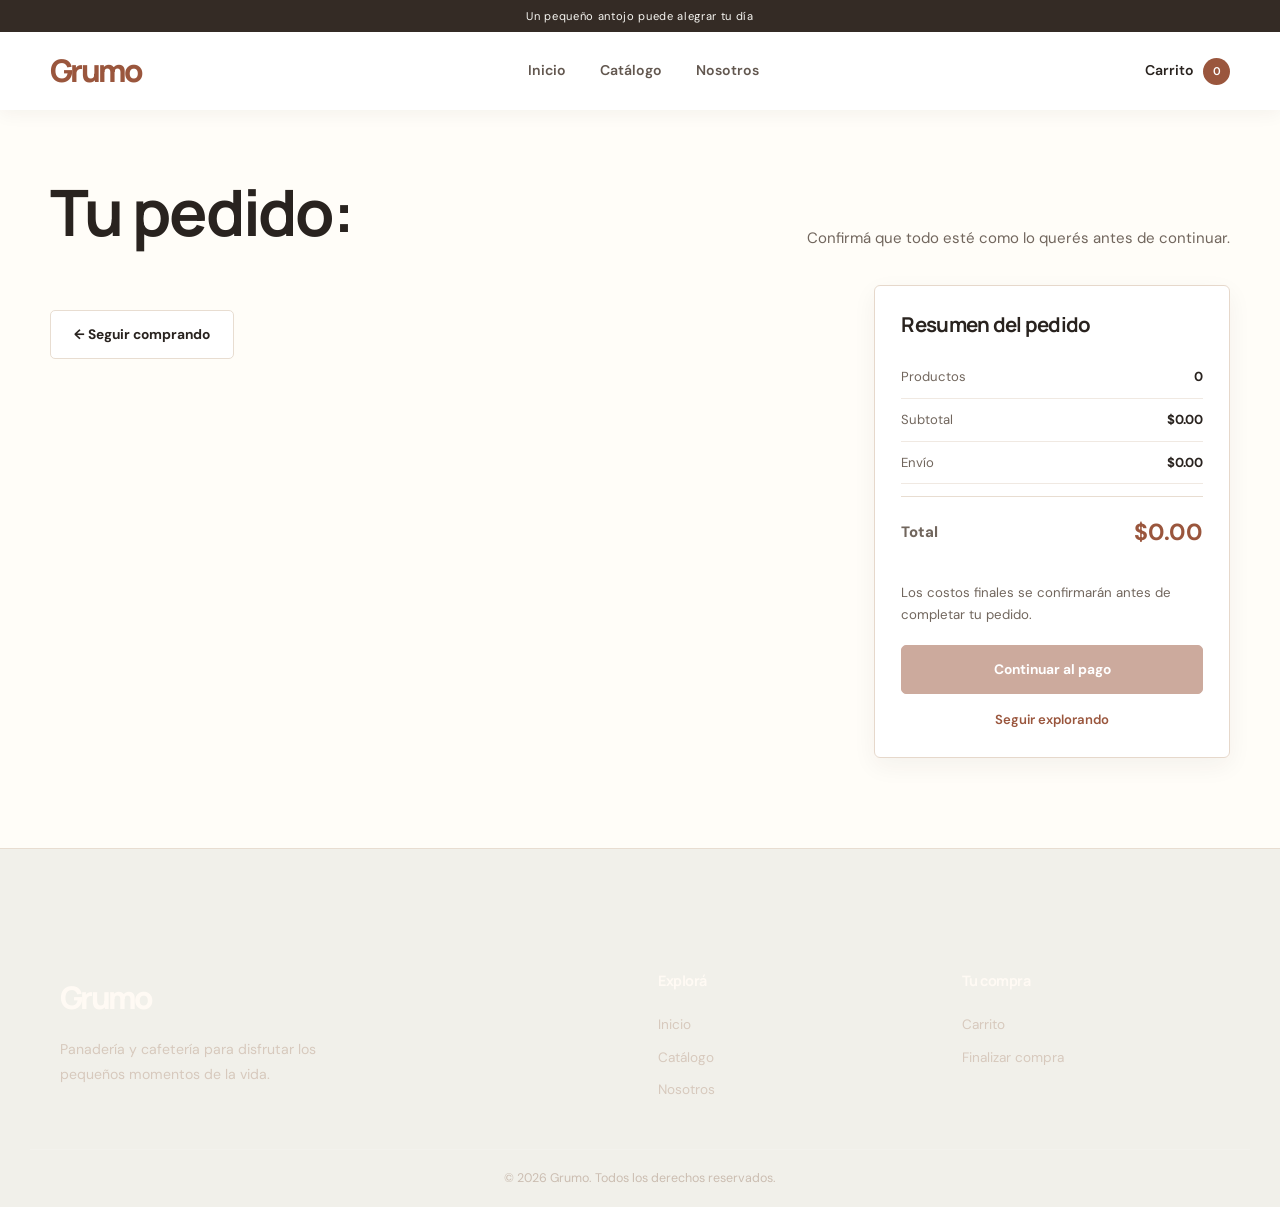
<file: TIENDA/subcarpetas/carrito.html>
<!DOCTYPE html>
<html lang="es">
<head>
    <meta charset="UTF-8">
    <meta name="viewport" content="width=device-width, initial-scale=1.0">

    <meta
        name="description"
        content="Revisá tu carrito de compras de Grumo antes de finalizar tu pedido.">
    <title>Mi carrito | Grumo</title>
    <link rel="stylesheet" href="../style.css">
    <link rel="icon" type="image/x-icon" href="subcarpetas/Recursos/miicono.ico">

</head>

<body>

    <!-- ==
         ENCABEZADO
    ============-->
    <header class="encabezado">

        <div class="barra-superior">
            <p>Un pequeño antojo puede alegrar tu día</p>
        </div>

        <div class="contenedor-header">

            <a href="../index.html" class="logo" aria-label="Grumo, página de inicio">
                <span>Grumo</span>
            </a>

            <nav class="navegacion-principal" aria-label="Navegación principal">
                <a href="../index.html">Inicio</a>
                <a href="catalogo.html">Catálogo</a>
                <a href="nosotros.html">Nosotros</a>
            </nav>

            <div class="acciones-header">
                <a
                    href="carrito.html"
                    class="enlace-carrito activo"
                    aria-current="page"
                    aria-label="Ver carrito de compras"
                >
                    <span>Carrito</span>
                    <span id="contador-carrito" class="contador-carrito">0</span>
                </a>
            </div>

        </div>

    </header>


    <main>

        <!-- ===
             CARRITO DE COMPRAS
        ========================== -->
        <section class="pagina pagina-carrito" id="carrito">

        

            <section class="seccion-carrito">

                <div class="encabezado-seccion">
                    <h1>Tu pedido:</h1>
                    <p>Confirmá que todo esté como lo querés antes de continuar.</p>
                </div>


                <div class="contenido-carrito">

                    <!-- ===
                         PRODUCTOS DEL CARRITO
                    === -->
                    <div class="lista-carrito">

                        <div
                            id="carrito-productos"
                            class="carrito-productos"
                            aria-live="polite"
                        >
                        </div>


                        <!-- Estado vacío -->
                        <div
                            id="carrito-vacio"
                            class="carrito-vacio"
                            hidden
                        >

                            <div class="icono-carrito-vacio" aria-hidden="true">
                                <span>♡</span>
                            </div>

                            <h3>Tu carrito está esperando algo rico</h3>

                            <p>
                                Todavía no agregaste productos. Explorá el catálogo
                                y encontrá algo que se te antoje.
                            </p>

                            <a href="catalogo.html" class="boton-principal">
                                Explorar catálogo
                            </a>

                        </div>


                        <p
                            id="mensaje-carrito"
                            class="mensaje-carrito"
                            role="status"
                            aria-live="polite"
                        ></p>


                        <div class="acciones-carrito">
                            <a href="catalogo.html" class="boton-secundario">
                                ← Seguir comprando
                            </a>
                        </div>

                    </div>


                    <!-- ===
                         RESUMEN DE COMPRA
                    ======-->
                    <aside class="resumen-carrito">

                        <h2>Resumen del pedido</h2>

                        <div class="resumen-linea">
                            <span>Productos</span>
                            <span id="carrito-cantidad-total">0</span>
                        </div>

                        <div class="resumen-linea">
                            <span>Subtotal</span>
                            <span id="carrito-subtotal">$0.00</span>
                        </div>

                        <div class="resumen-linea">
                            <span>Envío</span>
                            <span id="carrito-envio">$0.00</span>
                        </div>

                        <div class="resumen-linea resumen-total">
                            <span>Total</span>
                            <span id="carrito-total">$0.00</span>
                        </div>

                        <p class="nota-resumen">
                            Los costos finales se confirmarán antes de completar
                            tu pedido.
                        </p>

                        <a
                            href="pago.html"
                            id="boton-continuar-pago"
                            class="boton-principal boton-continuar-pago"
                        >
                            Continuar al pago
                        </a>

                        <a href="catalogo.html" class="enlace-volver-catalogo">
                            Seguir explorando
                        </a>

                    </aside>

                </div>

            </section>

        </section>

    </main>


    <!-- ====
         FOOTHER
    ============-->
    <footer id="pie-pagina" class="pie-pagina">

        <div class="contenido-footer">

            <div class="footer-marca">

                <a href="../index.html" class="logo logo-footer">
                    <span>Grumo</span>
                </a>

                <p>
                    Panadería y cafetería para disfrutar los pequeños
                    momentos de la vida.
                </p>

            </div>


            <div class="footer-enlaces">

                <h3>Explorá</h3>

                <a href="../index.html">Inicio</a>
                <a href="catalogo.html">Catálogo</a>
                <a href="nosotros.html">Nosotros</a>

            </div>


            <div class="footer-enlaces">

                <h3>Tu compra</h3>

                <a href="carrito.html">Carrito</a>
                <a href="pago.html">Finalizar compra</a>

            </div>

        </div>


        <div class="footer-inferior">

            <p>
                &copy; <span id="anio-actual">2026</span> Grumo.
                Todos los derechos reservados.
            </p>

        </div>

    </footer>

    <script src="../scripts.js"></script>

    <script>
        const anioActual = document.getElementById("anio-actual");

        if (anioActual) {
            anioActual.textContent = new Date().getFullYear();
        }
    </script>

</body>
</html>
</file>
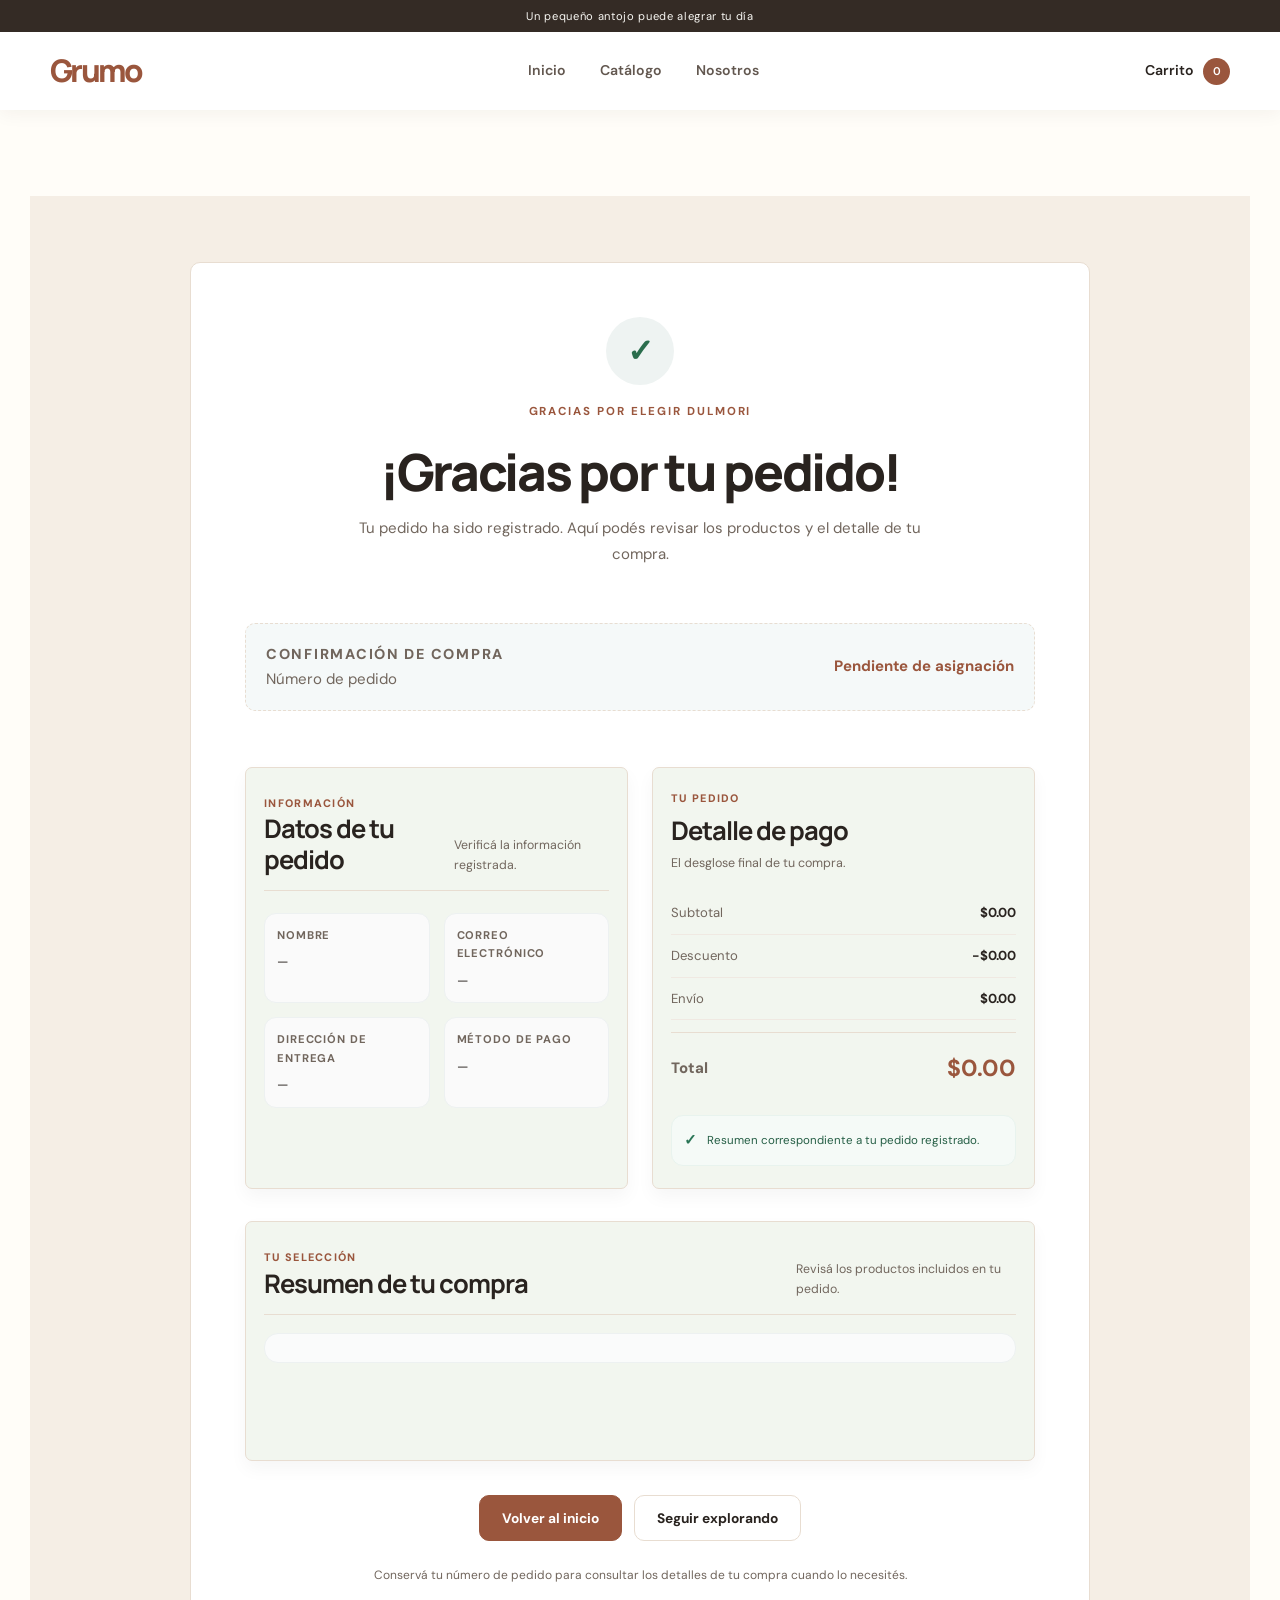
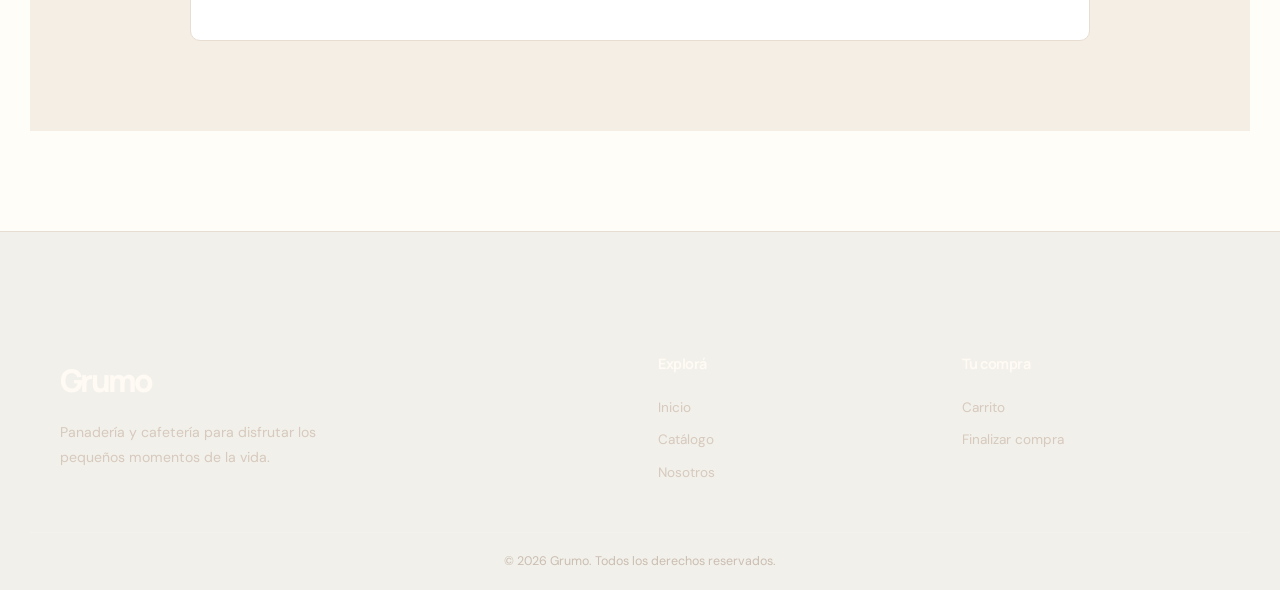
<file: TIENDA/subcarpetas/confirmacion.html>
<!DOCTYPE html>
<html lang="es">
<head>
    <meta charset="UTF-8">
    <meta name="viewport" content="width=device-width, initial-scale=1.0">

    <meta
        name="description"
        content="Consultá el resumen de tu pedido y la confirmación de tu compra en Grumo."
    >

    <title>Pedido confirmado | Grumo</title>
    <link rel="stylesheet" href="../style.css">
    <link rel="icon" type="image/x-icon" href="/subcarpetas/Recursos/miicono.ico">

</head>

<body>

    <header class="encabezado">

        <div class="barra-superior">
            <p>Un pequeño antojo puede alegrar tu día</p>
        </div>

        <div class="contenedor-header">

            <a href="../index.html" class="logo" aria-label="Grumo, página de inicio">
                <span>Grumo</span>
            </a>

            <nav class="navegacion-principal" aria-label="Navegación principal">
                <a href="../index.html">Inicio</a>
                <a href="catalogo.html">Catálogo</a>
                <a href="nosotros.html">Nosotros</a>
            </nav>

            <div class="acciones-header">
                <a
                    href="carrito.html"
                    class="enlace-carrito"
                    aria-label="Ver carrito de compras"
                >
                    <span>Carrito</span>
                    <span id="contador-carrito" class="contador-carrito">0</span>
                </a>
            </div>

        </div>

    </header>
  <main>

    <section class="pagina pagina-confirmacion" id="confirmacion">

        <section class="seccion-confirmacion">

            <div class="contenido-confirmacion">

                <!-- MENSAJE D confirmación -->
                <div class="encabezado-confirmacion">

                    <div class="icono-confirmacion" aria-hidden="true">
                        <span>✓</span>
                    </div>

                    <p class="subtitulo-seccion">
                        GRACIAS POR ELEGIR DULMORI
                    </p>

                    <h1>¡Gracias por tu pedido!</h1>

                    <p>
                        Tu pedido ha sido registrado. Aquí podés revisar
                        los productos y el detalle de tu compra.
                    </p>

                </div>


                <!-- NÚMERO DE PEDIDO -->
                <div class="numero-pedido-contenedor">

                    <div>
                        <span class="etiqueta-pedido">CONFIRMACIÓN DE COMPRA</span>
                        <p>Número de pedido</p>
                    </div>

                    <strong id="numero-pedido">
                        Pendiente de asignación
                    </strong>

                </div>


                <!-- COLUMNAS PRINCIPALES -->
               <div class="grid-confirmacion">

    <!-- COLUMNA IZQUIERDA -->
    <div class="columna-confirmacion-principal">

        <!-- DATOS DEL CLIENTE -->
        <section class="detalles-confirmacion panel-confirmacion">
            <div class="encabezado-detalles-confirmacion">
                <div>
                    <span class="etiqueta-pedido">INFORMACIÓN</span>
                    <h2>Datos de tu pedido</h2>
                </div>
                <p>Verificá la información registrada.</p>
            </div>

            <div class="datos-confirmacion">
                <div class="dato-confirmacion">
                    <span>Nombre</span>
                    <p id="confirmacion-nombre">—</p>
                </div>

                <div class="dato-confirmacion">
                    <span>Correo electrónico</span>
                    <p id="confirmacion-correo">—</p>
                </div>

                <div class="dato-confirmacion">
                    <span>Dirección de entrega</span>
                    <p id="confirmacion-direccion">—</p>
                </div>

                <div class="dato-confirmacion">
                    <span>Método de pago</span>
                    <p id="confirmacion-metodo-pago">—</p>
                </div>
            </div>
        </section>

    </div>

    <!-- COLUMNA DER: DETALLE DE PAGO -->
    <aside class="columna-confirmacion-lateral">
        <section class="totales-confirmacion panel-confirmacion">
            <div class="encabezado-pago-confirmacion">
                <span class="etiqueta-pedido">TU PEDIDO</span>
                <h2>Detalle de pago</h2>
                <p>El desglose final de tu compra.</p>
            </div>

            <div class="resumen-linea">
                <span>Subtotal</span>
                <span id="confirmacion-subtotal">$0.00</span>
            </div>

            <div class="resumen-linea">
                <span>Descuento</span>
                <span id="confirmacion-descuento">-$0.00</span>
            </div>

            <div class="resumen-linea">
                <span>Envío</span>
                <span id="confirmacion-envio">$0.00</span>
            </div>

            <div class="resumen-linea resumen-total">
                <span>Total</span>
                <span id="confirmacion-total">$0.00</span>
            </div>

            <div class="nota-pago-confirmacion">
                <span aria-hidden="true">✓</span>
                <p>Resumen correspondiente a tu pedido registrado.</p>
            </div>
        </section>
    </aside>

</div>

<!-- LISTA DE PRODUCTOS -->
<section class="panel-confirmacion productos-confirmacion">
    <div class="encabezado-detalles-confirmacion encabezado-productos">
        <div>
            <span class="etiqueta-pedido">TU SELECCIÓN</span>
            <h2>Resumen de tu compra</h2>
        </div>

        <p>
            Revisá los productos incluidos en tu pedido.
        </p>
    </div>

    <div
        id="confirmacion-productos"
        class="lista-productos-confirmacion"
        aria-live="polite"
    >  </div>


</section>
                <div class="acciones-confirmacion">

                    <a href="../index.html" class="boton-principal">
                        Volver al inicio
                    </a>

                    <a href="catalogo.html" class="boton-secundario">
                        Seguir explorando
                    </a>

                </div>


                <p class="nota-confirmacion">
                    Conservá tu número de pedido para consultar los detalles
                    de tu compra cuando lo necesités.
                </p>

            </div>

        </section>

    </section>

</main>

    <footer id="pie-pagina" class="pie-pagina">

        <div class="contenido-footer">

            <div class="footer-marca">

                <a href="../index.html" class="logo logo-footer">
                    <span>Grumo</span>
                </a>

                <p>
                    Panadería y cafetería para disfrutar los pequeños
                    momentos de la vida.
                </p>

            </div>


            <div class="footer-enlaces">

                <h3>Explorá</h3>

                <a href="../index.html">Inicio</a>
                <a href="catalogo.html">Catálogo</a>
                <a href="nosotros.html">Nosotros</a>

            </div>


            <div class="footer-enlaces">

                <h3>Tu compra</h3>

                <a href="carrito.html">Carrito</a>
                <a href="pago.html">Finalizar compra</a>

            </div>

        </div>


        <div class="footer-inferior">

            <p>
                &copy; <span id="anio-actual">2026</span> Grumo.
                Todos los derechos reservados.
            </p>

        </div>

    </footer>
    <script src="../scripts.js"></script>

    <script>
        const anioActual = document.getElementById("anio-actual");

        if (anioActual) {
            anioActual.textContent = new Date().getFullYear();
        }
    </script>
</body>
</html>
</file>
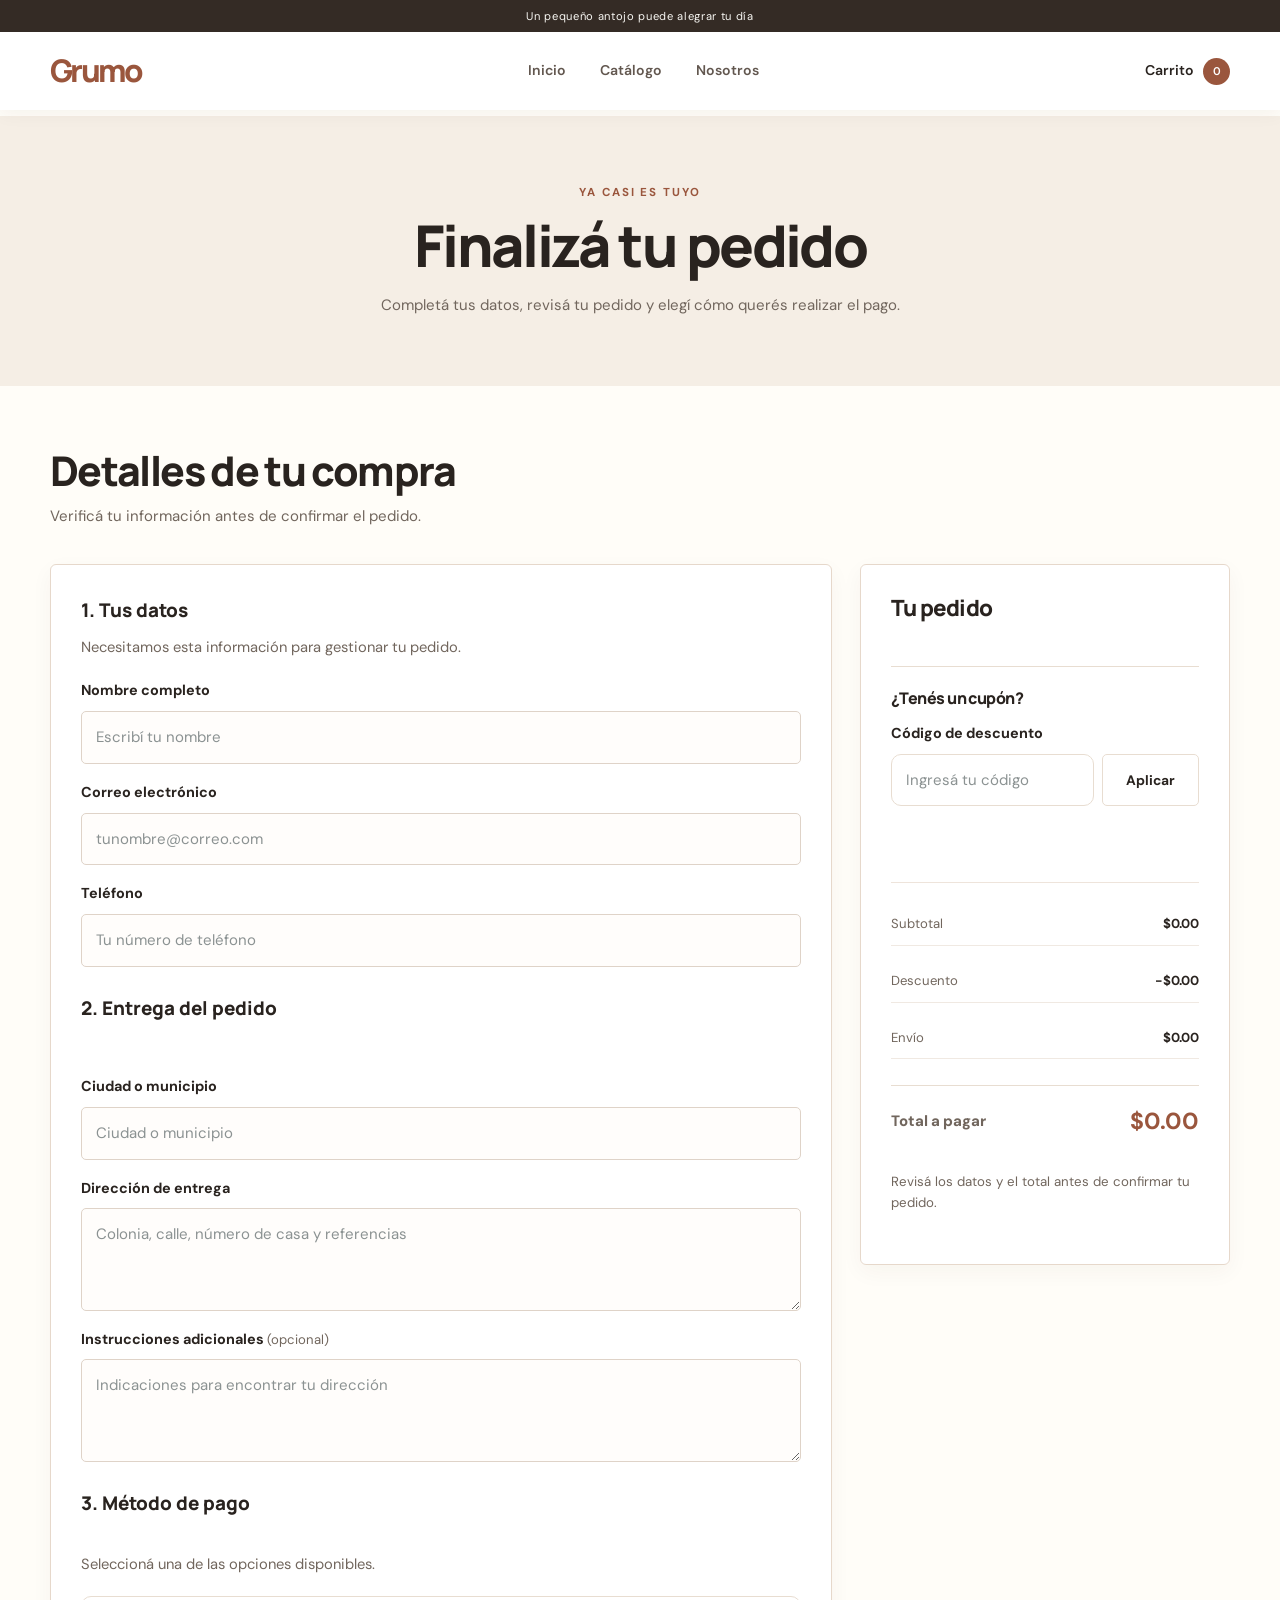
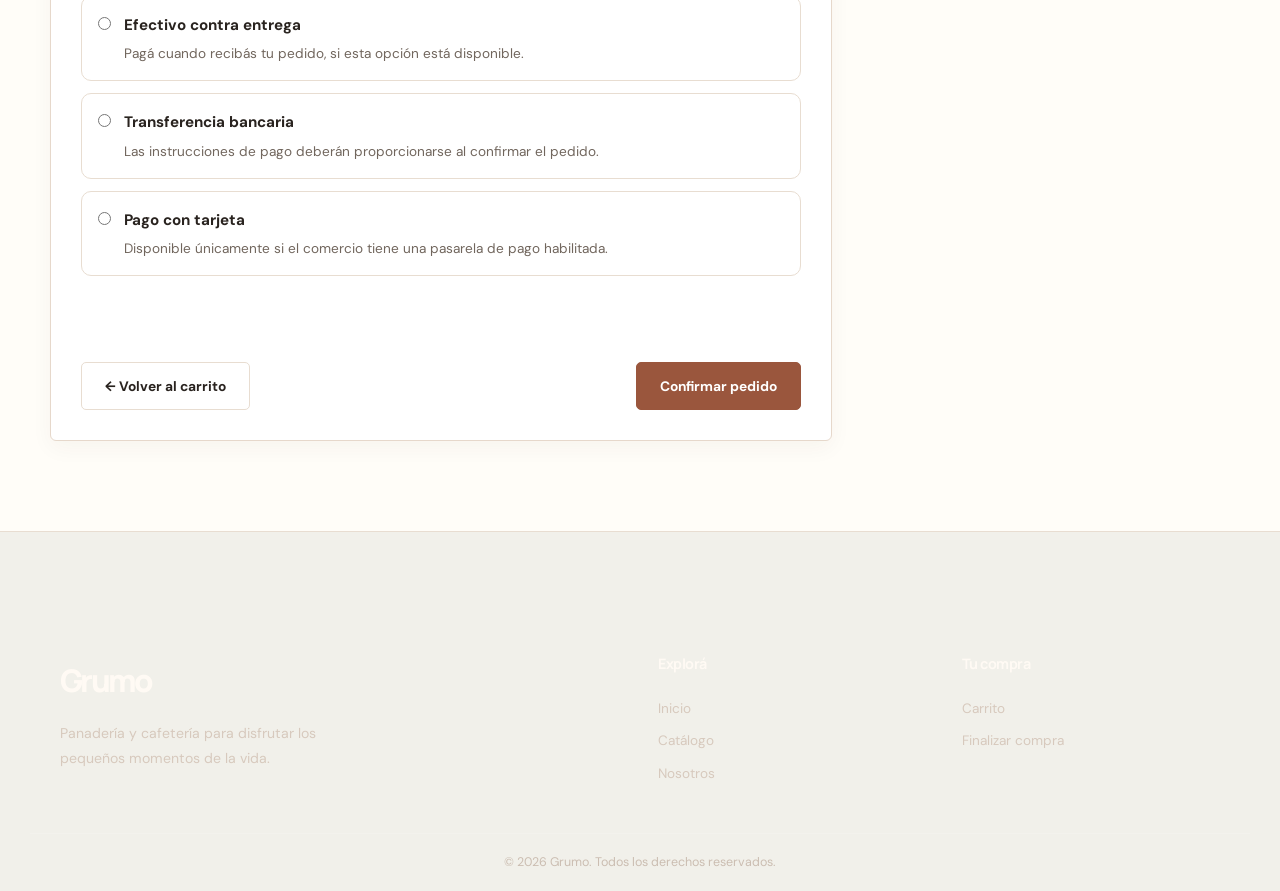
<file: TIENDA/subcarpetas/pago.html>
<!DOCTYPE html>
<html lang="es">
<head>
    <meta charset="UTF-8">
    <meta name="viewport" content="width=device-width, initial-scale=1.0">

    <meta
        name="description"
        content="Completá los datos de tu pedido y revisá tu compra en Grumo."
    >

    <title>Finalizar compra | Grumo</title>

    <!-- Hoja de estilos -->
    <link rel="stylesheet" href="../style.css">
    <link rel="icon" type="image/x-icon" href="/subcarpetas/Recursos/miicono.ico">

</head>

<body>

    <!-- =========================
         ENCABEZADO
    ========================== -->
    <header class="encabezado">

        <div class="barra-superior">
            <p>Un pequeño antojo puede alegrar tu día</p>
        </div>

        <div class="contenedor-header">

            <a href="../index.html" class="logo" aria-label="Grumo, página de inicio">
                <span>Grumo</span>
            </a>

            <nav class="navegacion-principal" aria-label="Navegación principal">
                <a href="../index.html">Inicio</a>
                <a href="catalogo.html">Catálogo</a>
                <a href="nosotros.html">Nosotros</a>
            </nav>

            <div class="acciones-header">
                <a
                    href="carrito.html"
                    class="enlace-carrito"
                    aria-label="Ver carrito de compras"
                >
                    <span>Carrito</span>
                    <span id="contador-carrito" class="contador-carrito">0</span>
                </a>
            </div>

        </div>

    </header>


    <main>

        <!-- =========================
             PÁGINA DE PAGO
        ========================== -->
        <section class="pagina pagina-pago" id="pago">

            <section class="hero-pago">

                <div class="contenido-hero-pago">

                    <p class="subtitulo-seccion">YA CASI ES TUYO</p>

                    <h1>Finalizá tu pedido</h1>

                    <p>
                        Completá tus datos, revisá tu pedido y elegí cómo
                        querés realizar el pago.
                    </p>

                </div>

            </section>


            <section class="seccion-pago">

                <div class="encabezado-seccion">
                    <h2>Detalles de tu compra</h2>
                    <p>Verificá tu información antes de confirmar el pedido.</p>
                </div>


                <div class="contenido-pago">

                    <!-- =========================
                         FORMULARIO DEL CLIENTE
                    ========================== -->
                    <div class="formulario-pago-contenedor">

                        <form id="formulario-pago" novalidate>

                            <fieldset class="grupo-formulario">

                                <legend>1. Tus datos</legend>

                                <p class="descripcion-formulario">
                                    Necesitamos esta información para gestionar
                                    tu pedido.
                                </p>


                                <div class="campo-formulario">
                                    <label for="nombre-cliente">
                                        Nombre completo
                                    </label>

                                    <input
                                        type="text"
                                        id="nombre-cliente"
                                        name="nombre"
                                        placeholder="Escribí tu nombre"
                                        autocomplete="name"
                                        required
                                    >
                                </div>


                                <div class="campo-formulario">
                                    <label for="correo-cliente">
                                        Correo electrónico
                                    </label>

                                    <input
                                        type="email"
                                        id="correo-cliente"
                                        name="correo"
                                        placeholder="tunombre@correo.com"
                                        autocomplete="email"
                                        required
                                    >
                                </div>


                                <div class="campo-formulario">
                                    <label for="telefono-cliente">
                                        Teléfono
                                    </label>

                                    <input
                                        type="tel"
                                        id="telefono-cliente"
                                        name="telefono"
                                        placeholder="Tu número de teléfono"
                                        autocomplete="tel"
                                        required
                                    >
                                </div>

                            </fieldset>


                            <fieldset class="grupo-formulario">

                                <legend>2. Entrega del pedido</legend>

                                <div class="campo-formulario">
                                    <label for="ciudad-cliente">
                                        Ciudad o municipio
                                    </label>

                                    <input
                                        type="text"
                                        id="ciudad-cliente"
                                        name="ciudad"
                                        placeholder="Ciudad o municipio"
                                        autocomplete="address-level2"
                                        required
                                    >
                                </div>


                                <div class="campo-formulario">
                                    <label for="direccion-cliente">
                                        Dirección de entrega
                                    </label>

                                    <textarea
                                        id="direccion-cliente"
                                        name="direccion"
                                        rows="3"
                                        placeholder="Colonia, calle, número de casa y referencias"
                                        autocomplete="street-address"
                                        required
                                    ></textarea>
                                </div>


                                <div class="campo-formulario">
                                    <label for="instrucciones-entrega">
                                        Instrucciones adicionales
                                        <span class="texto-opcional">(opcional)</span>
                                    </label>

                                    <textarea
                                        id="instrucciones-entrega"
                                        name="instrucciones"
                                        rows="3"
                                        placeholder="Indicaciones para encontrar tu dirección"
                                    ></textarea>
                                </div>

                            </fieldset>


                            <fieldset class="grupo-formulario">

                                <legend>3. Método de pago</legend>

                                <p class="descripcion-formulario">
                                    Seleccioná una de las opciones disponibles.
                                </p>


                                <div class="opciones-metodo-pago">

                                    <label class="opcion-metodo-pago">
                                        <input
                                            type="radio"
                                            name="metodo-pago"
                                            value="Efectivo contra entrega"
                                            required
                                        >

                                        <span class="contenido-opcion-pago">
                                            <strong>Efectivo contra entrega</strong>
                                            <small>
                                                Pagá cuando recibás tu pedido,
                                                si esta opción está disponible.
                                            </small>
                                        </span>
                                    </label>


                                    <label class="opcion-metodo-pago">
                                        <input
                                            type="radio"
                                            name="metodo-pago"
                                            value="Transferencia bancaria"
                                            required
                                        >

                                        <span class="contenido-opcion-pago">
                                            <strong>Transferencia bancaria</strong>
                                            <small>
                                                Las instrucciones de pago deberán
                                                proporcionarse al confirmar el pedido.
                                            </small>
                                        </span>
                                    </label>


                                    <label class="opcion-metodo-pago">
                                        <input
                                            type="radio"
                                            name="metodo-pago"
                                            value="Pago con tarjeta"
                                            required
                                        >

                                        <span class="contenido-opcion-pago">
                                            <strong>Pago con tarjeta</strong>
                                            <small>
                                                Disponible únicamente si el comercio
                                                tiene una pasarela de pago habilitada.
                                            </small>
                                        </span>
                                    </label>

                                </div>

                            </fieldset>


                            <!-- Mensajes de validación existentes -->
                            <p
                                id="mensaje-validacion-pago"
                                class="mensaje-validacion-pago"
                                role="status"
                                aria-live="polite"
                            ></p>


                            <div class="acciones-formulario-pago">

                                <a href="carrito.html" class="boton-secundario">
                                    ← Volver al carrito
                                </a>

                                <button
                                    type="submit"
                                    id="boton-finalizar-compra"
                                    class="boton-principal"
                                >
                                    Confirmar pedido
                                </button>

                            </div>

                        </form>

                    </div>


                    <!-- =========================
                         RESUMEN DEL PEDIDO
                    ========================== -->
                    <aside class="resumen-pago">

                        <h2>Tu pedido</h2>

                        <div
                            id="resumen-productos-pago"
                            class="resumen-productos-pago"
                            aria-live="polite"
                        >
                            <!-- Los productos se insertan desde scripts.js -->
                        </div>


                        <!-- =========================
                             CUPÓN DE DESCUENTO
                        ========================== -->
                        <div class="seccion-cupon">

                            <h3>¿Tenés un cupón?</h3>

                            <form id="formulario-cupon">

                                <label for="codigo-cupon">
                                    Código de descuento
                                </label>

                                <div class="campo-cupon">
                                    <input
                                        type="text"
                                        id="codigo-cupon"
                                        name="cupon"
                                        placeholder="Ingresá tu código"
                                        autocomplete="off"
                                    >

                                    <button
                                        type="submit"
                                        id="boton-aplicar-cupon"
                                        class="boton-secundario"
                                    >
                                        Aplicar
                                    </button>
                                </div>

                            </form>

                            <p
                                id="mensaje-cupon"
                                class="mensaje-cupon"
                                role="status"
                                aria-live="polite"
                            ></p>

                        </div>


                        <!-- =========================
                             TOTALES
                        ========================== -->
                        <div class="totales-pago">

                            <div class="resumen-linea">
                                <span>Subtotal</span>
                                <span id="pago-subtotal">$0.00</span>
                            </div>

                            <div class="resumen-linea">
                                <span>Descuento</span>
                                <span id="pago-descuento">-$0.00</span>
                            </div>

                            <div class="resumen-linea">
                                <span>Envío</span>
                                <span id="pago-envio">$0.00</span>
                            </div>

                            <div class="resumen-linea resumen-total">
                                <span>Total a pagar</span>
                                <span id="pago-total">$0.00</span>
                            </div>

                        </div>


                        <p class="nota-resumen">
                            Revisá los datos y el total antes de confirmar
                            tu pedido.
                        </p>

                    </aside>

                </div>

            </section>

        </section>

    </main>


    <!-- =========================
         PIE DE PÁGINA
    ========================== -->
    <footer id="pie-pagina" class="pie-pagina">

        <div class="contenido-footer">

            <div class="footer-marca">

                <a href="../index.html" class="logo logo-footer">
                    <span>Grumo</span>
                </a>

                <p>
                    Panadería y cafetería para disfrutar los pequeños
                    momentos de la vida.
                </p>

            </div>


            <div class="footer-enlaces">

                <h3>Explorá</h3>

                <a href="../index.html">Inicio</a>
                <a href="catalogo.html">Catálogo</a>
                <a href="nosotros.html">Nosotros</a>

            </div>


            <div class="footer-enlaces">

                <h3>Tu compra</h3>

                <a href="carrito.html">Carrito</a>
                <a href="pago.html">Finalizar compra</a>

            </div>

        </div>


        <div class="footer-inferior">

            <p>
                &copy; <span id="anio-actual">2026</span> Grumo.
                Todos los derechos reservados.
            </p>

        </div>

    </footer>


    <!-- JavaScript compartido -->
    <script src="../scripts.js"></script>

    <script>
        const anioActual = document.getElementById("anio-actual");

        if (anioActual) {
            anioActual.textContent = new Date().getFullYear();
        }
    </script>

</body>
</html>
</file>
<file: TIENDA/style.css>
/* ===
  AJUSTES GENERALES
   ========= */

@import url('https://fonts.googleapis.com/css2?family=DM+Sans:wght@400;500;600;700&family=Manrope:wght@400;500;600;700;800&display=swap');

:root {
    --fondo: #ffffff;
    --superficie: #ffffff;
    --superficie-secundaria: #f4f7f7;
    --texto: #171a1a;
    --texto-secundario: #626b6b;
    --borde: #dce5e5;
    --acento: #17747f;
    --acento-hover: #125b63;
    --verde: #2d6a4f;
    --fuente-principal: 'DM Sans', sans-serif;
    --fuente-titulos: 'Manrope', sans-serif;
    --ancho-contenido: 1280px;
    --radio: 4px;
    --transicion: 0.25s ease;
}

* {
    box-sizing: border-box;
    margin: 0;
    padding: 0;
}

html {
    scroll-behavior: smooth;
    scroll-padding-top: 130px;
}

body {
    padding-top: 116px;
    background: var(--fondo);
    color: var(--texto);
    font-family: var(--fuente-principal);
    font-size: 15px;
    line-height: 1.6;
    -webkit-font-smoothing: antialiased;
}

img {
    display: block;
    width: 100%;
    max-width: 100%;
}

a {
    color: inherit;
    text-decoration: none;
}

button,
input,
select,
textarea {
    font: inherit;
}

button,
a,
select {
    -webkit-tap-highlight-color: transparent;
}

button {
    cursor: pointer;
}

button:focus-visible,
a:focus-visible,
input:focus-visible,
select:focus-visible,
textarea:focus-visible {
    outline: 2px solid var(--acento);
    outline-offset: 4px;
}

ul {
    list-style: none;
}

h1,
h2,
h3,
h4 {
    font-family: var(--fuente-titulos);
    line-height: 1.2;
    font-weight: 700;
    letter-spacing: -0.045em;
}

h1 {
    font-size: clamp(2.4rem, 5vw, 4.7rem);
}

h2 {
    font-size: clamp(1.7rem, 3vw, 2.5rem);
}

h3 {
    font-size: 1.05rem;
}

p {
    color: var(--texto-secundario);
}

::selection {
    background: var(--texto);
    color: white;
}

/* ==================
   BASE 
   ============= */

.pagina {
    width: 100%;
}

.subtitulo-hero,
.subtitulo-seccion {
    margin-bottom: 15px;
    color: var(--acento);
    font-size: 0.7rem;
    font-weight: 700;
    letter-spacing: 0.16em;
    line-height: 1.5;
}

.boton,
.boton-principal,
.boton-secundario {
    display: inline-flex;
    align-items: center;
    justify-content: center;
    min-height: 48px;
    padding: 12px 22px;
    border-radius: var(--radio);
    font-size: 0.85rem;
    font-weight: 600;
    text-align: center;
    transition:
        background var(--transicion),
        color var(--transicion),
        border-color var(--transicion),
        transform var(--transicion);
}

.boton {
    border: 1px solid var(--texto);
    background: transparent;
    color: var(--texto);
}

.boton:hover {
    background: var(--texto);
    color: white;
}

.boton-principal {
    border: 1px solid var(--texto);
    background: var(--texto);
    color: white;
}

.boton-principal:hover {
    background: var(--acento);
    border-color: var(--acento);
    color: white;
}

.boton-secundario {
    border: 1px solid var(--borde);
    background: transparent;
    color: var(--texto);
}

.boton-secundario:hover {
    border-color: var(--texto);
    background: var(--texto);
    color: white;
}

.encabezado-seccion {
    display: flex;
    align-items: flex-end;
    justify-content: space-between;
    gap: 25px;
    margin-bottom: 32px;
}

.encabezado-seccion h2 {
    font-size: clamp(1.7rem, 3vw, 2.35rem);
}

.encabezado-seccion > a {
    padding-bottom: 5px;
    font-size: 0.85rem;
    font-weight: 600;
    border-bottom: 1px solid var(--borde);
    transition: color var(--transicion);
}

.encabezado-seccion > a:hover {
    color: var(--acento);
}

.mensaje-error {
    color: #a13f30;
    font-size: 0.82rem;
}

.mensaje-exito {
    color: var(--verde);
    font-size: 0.82rem;
}

button:disabled,
.boton:disabled {
    cursor: not-allowed;
    opacity: 0.5;
}

/* ==========================================
   HEADER
   ========================================== */

header.encabezado {
    position: fixed !important;
    top: 0 !important;
    left: 0 !important;
    right: 0 !important;
    width: 100% !important;
    z-index: 99999 !important;
    transform: none;
    margin: 0;
    background: var(--superficie);
}

.barra-superior {
    display: flex;
    align-items: center;
    justify-content: center;
    width: 100%;
    min-height: 34px;
    height: 34px;
    padding: 0 20px;
    background: var(--texto);
    text-align: center;
    z-index: 2;
}

.barra-superior p {
    margin: 0;
    color: #f8f7f3;
    font-size: 0.72rem;
    letter-spacing: 0.035em;
}

.contenedor-header {
    max-width: var(--ancho-contenido);
    min-height: 82px;
    margin: 0 auto;
    padding: 0 30px;
    display: flex;
    align-items: center;
    justify-content: space-between;
    gap: 30px;
    background: #ffffff;
}

.navegacion-principal {
    display: flex;
    align-items: center;
    justify-content: center;
    gap: 30px;
}

.navegacion-principal a {
    position: relative;
    padding: 8px 0;
    color: #55544e;
    font-size: 0.85rem;
    font-weight: 500;
    transition: color var(--transicion);
}

.navegacion-principal a:hover,
.navegacion-principal a.activo {
    color: var(--acento);
}

.logo {
    flex-shrink: 0;
    color: var(--texto);
    font-family: var(--fuente-titulos);
    font-size: 1.8rem;
    font-weight: 800;
    letter-spacing: -0.09em;
}

.logo span {
    color: #125b63;
}

.acciones-header {
    display: flex;
    align-items: center;
    flex-shrink: 0;
}

.enlace-carrito {
    display: inline-flex;
    align-items: center;
    gap: 10px;
    flex-shrink: 0;
    font-size: 0.85rem;
    font-weight: 600;
}

#contador-carrito,
.contador-carrito {
    display: inline-flex;
    align-items: center;
    justify-content: center;
    min-width: 25px;
    height: 25px;
    padding: 0 6px;
    border-radius: 50%;
    background: var(--texto);
    color: white;
    font-size: 0.7rem;
    font-weight: 600;
}

/* ==========================================
   HOME / INICIO
   ========================================== */


   

.hero-inicio {
    display: grid;
    grid-template-columns: minmax(0, 1fr) minmax(0, 1fr);
    align-items: stretch;
    gap: 35px;
    max-width: 1440px;
    min-height: 560px;
    margin: 0 auto;
    padding: 40px 30px;
}

.contenido-hero {
    display: flex;
    align-items: flex-start;
    justify-content: center;
    flex-direction: column;
    padding: 35px 0 35px max(0px, calc((100vw - 1280px) / 2));
}

.texto-hero h1 {
    max-width: 590px;
    margin-bottom: 25px;
}

.texto-hero h1 span {
    display: block;
    color: var(--acento);
}

.descripcion-hero {
    max-width: 450px;
    margin-bottom: 30px;
    font-size: 1rem;
    line-height: 1.9;
}

.botones-hero {
    display: flex;
    align-items: center;
    flex-wrap: wrap;
    gap: 12px;
}

.imagen-hero {
    min-width: 0;
    min-height: 440px;
    overflow: hidden;
    background: var(--superficie-secundaria);
}

.imagen-hero img {
    width: 100%;
    height: 100%;
    min-height: 440px;
    object-fit: cover;
    object-position: center;
}

.seccion-categorias,
.seccion-destacados {
    max-width: var(--ancho-contenido);
    margin: 0 auto;
    padding: 80px 30px;
}

.grid-categorias {
    display: grid;
    grid-template-columns: repeat(3, minmax(0, 1fr));
    gap: 22px;
}

.tarjeta-categoria {
    display: block;
    min-width: 0;
    color: var(--texto);
}

.imagen-categoria {
    overflow: hidden;
    background: var(--superficie-secundaria);
}

.imagen-categoria img {
    width: 100%;
    aspect-ratio: 4 / 4.5;
    object-fit: cover;
    transition: opacity var(--transicion);
}

.tarjeta-categoria:hover .imagen-categoria img {
    opacity: 0.85;
}

.contenido-categoria {
    padding-top: 16px;
}

.contenido-categoria h3 {
    margin-bottom: 7px;
    font-size: 1.15rem;
    letter-spacing: -0.025em;
}

.contenido-categoria p {
    margin-bottom: 12px;
    font-size: 0.88rem;
}

.enlace-categoria {
    color: var(--acento);
    font-size: 0.82rem;
    font-weight: 700;
}

.grid-productos {
    display: grid;
    grid-template-columns: repeat(4, minmax(0, 1fr));
    gap: 24px 18px;
    align-items: stretch;
}

.producto-card {
    display: flex;
    flex-direction: column;
    min-width: 0;
    overflow: hidden;
    border: 1px solid var(--borde);
    background: var(--superficie);
    transition:
        border-color var(--transicion),
        transform var(--transicion);
}

.producto-card:hover {
    border-color: #c9c6bb;
}

.producto-card > img {
    width: 100%;
    aspect-ratio: 4 / 3.8;
    object-fit: cover;
    background: var(--superficie-secundaria);
}

.producto-info {
    display: grid;
    grid-template-columns: minmax(76px, 0.38fr) minmax(0, 1fr);
    align-content: start;
    align-items: start;
    column-gap: 10px;
    row-gap: 0;
    min-width: 0;
    flex: 1;
    padding: 15px 14px 14px;
}

.producto-categoria {
    grid-column: 1 / -1;
    margin: 0 0 5px;
    color: var(--acento);
    font-size: 0.66rem;
    font-weight: 700;
    letter-spacing: 0.09em;
    line-height: 1.4;
    text-transform: uppercase;
}

.producto-info h3 {
    grid-column: 1 / -1;
    margin: 0 0 6px;
    font-family: var(--fuente-titulos);
    font-size: 1rem;
    font-weight: 700;
    line-height: 1.35;
    letter-spacing: -0.035em;
    overflow-wrap: anywhere;
}

.producto-descripcion {
    grid-column: 1 / -1;
    display: -webkit-box;
    overflow: hidden;
    margin: 0 0 10px;
    color: var(--texto-secundario);
    font-size: 0.79rem;
    line-height: 1.5;
    -webkit-box-orient: vertical;
    -webkit-line-clamp: 2;
    line-clamp: 2;
}

.producto-precio {
    grid-column: 1 / -1;
    margin: 0 0 13px;
    color: var(--texto);
    font-family: var(--fuente-titulos);
    font-size: 1.2rem;
    font-weight: 800;
    line-height: 1.2;
    letter-spacing: -0.045em;
    font-variant-numeric: tabular-nums;
    text-align: right;
}

.producto-info label {
    grid-column: 1 / -1;
    margin: 0 0 5px;
    color: var(--texto-secundario);
    font-size: 0.72rem;
    font-weight: 500;
    line-height: 1.4;
}

.cantidad-producto {
    grid-column: 1;
    align-self: stretch;
    width: 100%;
    min-width: 0;
    max-width: none;
    height: 42px;
    margin: 0;
    padding: 7px 8px;
    border: 1px solid var(--borde);
    border-radius: var(--radio);
    background: var(--fondo);
    color: var(--texto);
    font-size: 0.85rem;
    transition:
        border-color var(--transicion),
        background var(--transicion);
}

.cantidad-producto:hover,
.cantidad-producto:focus {
    border-color: #aaa69a;
}

.boton-agregar {
    grid-column: 2;
    align-self: stretch;
    width: 100%;
    min-width: 0;
    min-height: 42px;
    margin: 0;
    padding: 8px 10px;
    border: 1px solid var(--texto);
    border-radius: var(--radio);
    background: var(--texto);
    color: white;
    font-size: 0.76rem;
    font-weight: 600;
    line-height: 1.25;
    text-align: center;
    transition:
        background var(--transicion),
        border-color var(--transicion),
        color var(--transicion);
}

.boton-agregar:hover {
    background: var(--acento);
    border-color: var(--acento);
    color: white;
}

.boton-agregar:focus-visible,
.cantidad-producto:focus-visible {
    outline: 2px solid var(--acento);
    outline-offset: 3px;
}

.contenedor-boton-catalogo {
    display: flex;
    justify-content: center;
    margin-top: 35px;
}

.franja-marca {
    display: flex;
    flex-direction: column;
    align-items: center;
    padding: 100px 25px;
    background: var(--superficie-secundaria);
    text-align: center;
}

.contenido-franja-marca {
    max-width: 760px;
    margin: 0 auto;
    padding: 70px 30px;
    text-align: center;
}

.contenido-franja-marca h2 {
    margin-bottom: 18px;
}

.contenido-franja-marca > p:not(.subtitulo-seccion) {
    max-width: 600px;
    margin: 0 auto 25px;
}

#mensaje-catalogo,
#mensaje-carrito,
#mensaje-validacion-pago,
#mensaje-cupon {
    margin: 15px 0;
    font-size: 0.85rem;
}

#mensaje-cupon {
    min-height: 24px;
}

/* ==========================================
   CATÁLOGO
   ========================================== */

.hero-catalogo,
.hero-carrito {
    padding: 65px 30px;
    background: var(--superficie-secundaria);
}

.contenido-hero-catalogo,
.contenido-hero-carrito {
    max-width: var(--ancho-contenido);
    margin: 0 auto;
}

.contenido-hero-catalogo h1,
.contenido-hero-carrito h1 {
    margin-bottom: 16px;
    font-size: clamp(2.5rem, 5vw, 4rem);
}

.contenido-hero-catalogo > p:last-child,
.contenido-hero-carrito > p:last-child {
    max-width: 650px;
}

.seccion-catalogo,
.seccion-carrito {
    max-width: var(--ancho-contenido);
    margin: 0 auto;
    padding: 65px 30px 90px;
}

.pagina-catalogo .encabezado-seccion {
    display: block;
}

.pagina-catalogo .encabezado-seccion h2 {
    margin-bottom: 12px;
}

.controles-catalogo {
    display: flex;
    align-items: end;
    flex-wrap: wrap;
    gap: 18px;
    margin: 30px 0;
    padding: 20px;
    border: 1px solid var(--borde);
    background: var(--superficie);
}

.campo-filtro,
.campo-busqueda {
    display: flex;
    flex: 1 1 220px;
    flex-direction: column;
    gap: 7px;
}

.campo-filtro label,
.campo-busqueda label {
    color: var(--texto);
    font-size: 0.8rem;
    font-weight: 600;
}

.campo-filtro select,
.campo-busqueda input {
    width: 100%;
    min-height: 44px;
    padding: 10px 12px;
    border: 1px solid var(--borde);
    border-radius: var(--radio);
    background: #fff;
    color: var(--texto);
}

.mensaje-catalogo,
.mensaje-carrito {
    margin-top: 18px;
    font-size: 0.9rem;
}

/* ==========================================
   CARRITO
   ========================================== */

.contenido-carrito {
    display: grid;
    grid-template-columns: minmax(0, 1.6fr) minmax(270px, 0.8fr);
    align-items: start;
    gap: 30px;
    margin-top: 28px;
}

.lista-carrito {
    min-width: 0;
}

#carrito-productos {
    width: 100%;
}

.carrito-item {
    display: grid;
    grid-template-columns: minmax(0, 1fr) 90px 100px 85px;
    align-items: center;
    gap: 12px;
    padding: 20px 0;
    border-bottom: 1px solid var(--borde);
}

.carrito-producto-info {
    display: flex;
    align-items: center;
    gap: 15px;
    min-width: 0;
}

.carrito-producto-info img {
    width: 76px;
    height: 90px;
    flex-shrink: 0;
    object-fit: cover;
    border-radius: 6px;
}

.carrito-producto-info h3 {
    margin-bottom: 6px;
    font-size: 0.9rem;
}

.carrito-producto-info p {
    font-size: 0.8rem;
}

.carrito-item input[type="number"] {
    width: 70px;
    min-height: 38px;
    padding: 6px;
    border: 1px solid var(--borde);
    border-radius: var(--radio);
    background: var(--superficie);
}

.carrito-item .subtotal-producto {
    font-size: 0.9rem;
    font-weight: 700;
    color: var(--texto);
}

.boton-eliminar {
    padding: 7px 8px;
    border: 1px solid #d9b6ad;
    border-radius: var(--radio);
    background: transparent;
    color: #a13f30;
    font-size: 0.75rem;
    transition: background var(--transicion);
}

.boton-eliminar:hover {
    background: #f5e6e1;
}

.carrito-vacio {
    padding: 45px 25px;
    border: 1px solid var(--borde);
    text-align: center;
}

.carrito-vacio[hidden] {
    display: none !important;
}

.icono-carrito-vacio {
    margin-bottom: 14px;
    color: var(--acento);
    font-size: 2.5rem;
}

.carrito-vacio h3 {
    margin-bottom: 10px;
}

.carrito-vacio p {
    max-width: 420px;
    margin: 0 auto 22px;
}

.acciones-carrito {
    margin-top: 25px;
}

.resumen-carrito {
    position: sticky;
    top: 25px;
    padding: 25px;
    border: 1px solid var(--borde);
    background: var(--superficie);
}

.resumen-carrito h2 {
    margin-bottom: 22px;
    font-size: 1.35rem;
}

.resumen-linea {
    display: flex;
    align-items: center;
    justify-content: space-between;
    gap: 16px;
    padding: 8px 0;
    border-bottom: 1px solid #eff2f2;
    font-size: 0.82rem;
    color: var(--texto-secundario);
}

.resumen-linea > :last-child {
    font-weight: 700;
    color: var(--texto);
    text-align: right;
}

.resumen-total {
    margin-top: 12px;
    padding-top: 14px;
    border-top: 1px solid var(--borde);
    border-bottom: none;
    font-size: 0.94rem;
    font-weight: 800;
}

.resumen-total > :last-child {
    color: var(--acento);
    font-size: 1.25rem;
}

.nota-resumen {
    margin: 15px 0 20px;
    font-size: 0.78rem;
}

.boton-continuar-pago,
.enlace-volver-catalogo {
    width: 100%;
}

.enlace-volver-catalogo {
    display: block;
    margin-top: 15px;
    color: var(--acento);
    font-size: 0.82rem;
    font-weight: 600;
    text-align: center;
}

/* ==========================================
   PAGO
   ========================================== */

.hero-pago {
    padding: clamp(48px, 7vw, 82px) 24px;
    background: var(--superficie-secundaria);
    text-align: center;
}

.contenido-hero-pago {
    width: min(100%, 780px);
    margin: 0 auto;
}

.contenido-hero-pago h1 {
    margin: 12px 0 14px;
    font-family: var(--fuente-titulos);
    font-size: clamp(2.2rem, 4.5vw, 3.7rem);
    font-weight: 800;
    line-height: 1.1;
    letter-spacing: -0.045em;
}

.contenido-hero-pago > p:not(.subtitulo-seccion) {
    color: var(--texto-secundario);
    line-height: 1.75;
}

.seccion-pago {
    padding: clamp(48px, 7vw, 88px) 24px;
}

.seccion-pago > .encabezado-seccion {
    margin-bottom: 36px;
}

.contenido-pago {
    display: grid;
    grid-template-columns: minmax(0, 1.7fr) minmax(300px, 360px);
    gap: 24px;
    align-items: start;
    width: min(100%, 1180px);
    margin: 0 auto;
}

.formulario-pago-contenedor,
.resumen-pago {
    min-width: 0;
    padding: clamp(22px, 3vw, 34px);
    border: 1px solid var(--borde);
    background: var(--superficie);
    border-radius: var(--radio);
}

.formulario-pago-contenedor {
    max-height: calc(100vh - 150px);
    overflow-y: auto;
    padding-right: 8px;
    scrollbar-gutter: stable;
}

.formulario-pago-contenedor::-webkit-scrollbar {
    width: 8px;
}

.formulario-pago-contenedor::-webkit-scrollbar-thumb {
    background: #dfe7e7;
    border-radius: 8px;
}

.formulario-pago-contenedor form {
    display: grid;
    gap: 24px;
}

.grupo-formulario {
    min-width: 0;
    padding: 0;
    border: 0;
}

.grupo-formulario + .grupo-formulario {
    padding-top: 24px;
    border-top: 1px solid var(--borde);
}

.grupo-formulario legend {
    display: block;
    width: 100%;
    margin-bottom: 10px;
    font-family: var(--fuente-titulos);
    font-size: 1.15rem;
    font-weight: 800;
}

.descripcion-formulario {
    margin-bottom: 20px;
    color: var(--texto-secundario);
    font-size: 0.92rem;
    line-height: 1.6;
}

.campo-formulario {
    display: grid;
    gap: 8px;
    margin-top: 17px;
}

.campo-formulario label,
.seccion-cupon label {
    color: var(--texto);
    font-size: 0.9rem;
    font-weight: 700;
}

.campo-formulario input,
.campo-formulario textarea,
.campo-cupon input {
    width: 100%;
    min-width: 0;
    padding: 13px 14px;
    border: 1px solid var(--borde);
    border-radius: var(--radio);
    outline: none;
    background: #fff;
    color: var(--texto);
    font: inherit;
    transition: border-color 0.2s ease, box-shadow 0.2s ease;
}

.campo-formulario input:focus,
.campo-formulario textarea:focus,
.campo-cupon input:focus {
    border-color: var(--acento);
    box-shadow: 0 0 0 3px rgba(23, 116, 127, 0.11);
}

.campo-formulario textarea {
    min-height: 96px;
    resize: vertical;
}

.campo-formulario input::placeholder,
.campo-formulario textarea::placeholder,
.campo-cupon input::placeholder {
    color: #8b9292;
}

.texto-opcional {
    color: var(--texto-secundario);
    font-size: 0.82rem;
    font-weight: 400;
}

.opciones-metodo-pago {
    display: grid;
    gap: 12px;
    margin-top: 16px;
}

.opcion-metodo-pago {
    display: flex;
    align-items: flex-start;
    gap: 13px;
    padding: 16px;
    border: 1px solid var(--borde);
    border-radius: var(--radio);
    cursor: pointer;
    transition: border-color 0.2s ease, background 0.2s ease;
}

.opcion-metodo-pago:has(input:checked) {
    border-color: var(--acento);
    background: rgba(23, 116, 127, 0.055);
}

.opcion-metodo-pago input {
    flex: 0 0 auto;
    margin-top: 4px;
    accent-color: var(--acento);
}

.contenido-opcion-pago {
    display: grid;
    gap: 5px;
}

.contenido-opcion-pago strong {
    font-size: 0.95rem;
}

.contenido-opcion-pago small {
    color: var(--texto-secundario);
    font-size: 0.85rem;
    line-height: 1.55;
}

.acciones-formulario-pago {
    display: flex;
    align-items: center;
    justify-content: space-between;
    flex-wrap: wrap;
    gap: 12px;
    padding-top: 4px;
}

.acciones-formulario-pago .boton-principal,
.acciones-formulario-pago .boton-secundario {
    min-height: 46px;
    display: inline-flex;
    align-items: center;
    justify-content: center;
    text-align: center;
}

.mensaje-validacion-pago,
.mensaje-cupon {
    margin-top: 10px;
    font-size: 0.9rem;
    line-height: 1.5;
}

.resumen-pago {
    position: sticky;
    top: 24px;
    max-height: calc(100vh - 120px);
    overflow: hidden;
}

.resumen-pago h2 {
    margin-bottom: 22px;
    font-family: var(--fuente-titulos);
    font-size: 1.4rem;
    font-weight: 800;
}

.resumen-productos-pago {
    display: grid;
    gap: 14px;
    padding-bottom: 22px;
    border-bottom: 1px solid var(--borde);
    max-height: 220px;
    overflow-y: auto;
    padding-right: 4px;
}

.resumen-productos-pago::-webkit-scrollbar {
    width: 7px;
}

.resumen-productos-pago::-webkit-scrollbar-thumb {
    background: #dfe7e7;
    border-radius: 8px;
}

.seccion-cupon {
    padding: 22px 0;
    border-bottom: 1px solid var(--borde);
}

.seccion-cupon h3 {
    margin-bottom: 14px;
    font-size: 1rem;
    font-weight: 800;
}

.seccion-cupon label {
    display: block;
    margin-bottom: 8px;
}

.campo-cupon {
    display: flex;
    align-items: stretch;
    gap: 8px;
}

.campo-cupon .boton-secundario {
    flex: 0 0 auto;
}

.totales-pago {
    display: grid;
    gap: 14px;
    padding-top: 20px;
}

.nota-resumen {
    margin-top: 20px;
    color: var(--texto-secundario);
    font-size: 0.83rem;
    line-height: 1.65;
}

/* ==========================================
   CONFIRMACIÓN
   ========================================== */

.pagina-confirmacion {
    max-width: 1280px;
    margin: 0 auto;
    padding: 80px 30px 100px;
}

.seccion-confirmacion {
    padding: clamp(40px, 7vw, 84px) 24px;
    background: var(--superficie-secundaria);
}

.contenido-confirmacion {
    width: min(100%, 900px);
    margin: 0 auto;
    padding: clamp(22px, 5vw, 54px);
    border: 1px solid var(--borde);
    background: var(--superficie);
    border-radius: var(--radio);
    display: flex;
    flex-direction: column;
    gap: 24px;
}

.encabezado-confirmacion {
    max-width: 760px;
    margin: 0 auto;
    text-align: center;
    display: flex;
    flex-direction: column;
    align-items: center;
}

.icono-confirmacion {
    display: grid;
    place-items: center;
    width: 68px;
    height: 68px;
    margin: 0 auto 18px;
    border-radius: 50%;
    background: #eef3f2;
    color: #2a6d4d;
    font-size: 2rem;
    font-weight: 800;
}

.encabezado-confirmacion h1 {
    margin: 10px 0 14px;
    font-family: var(--fuente-titulos);
    font-size: clamp(2rem, 4vw, 3.2rem);
    font-weight: 800;
    line-height: 1.12;
    letter-spacing: -0.045em;
}

.encabezado-confirmacion > p:not(.subtitulo-seccion) {
    max-width: 590px;
    color: var(--texto-secundario);
    line-height: 1.75;
}

.numero-pedido-contenedor {
    display: flex;
    align-items: center;
    justify-content: space-between;
    flex-wrap: wrap;
    gap: 12px;
    margin: 32px 0;
    padding: 18px 20px;
    border: 1px dashed var(--acento);
    background: rgba(23, 116, 127, 0.045);
    border-radius: var(--radio);
}

.numero-pedido-contenedor span {
    color: var(--texto-secundario);
    font-size: 0.9rem;
}

.numero-pedido-contenedor strong {
    color: var(--acento);
    overflow-wrap: anywhere;
}

.etiqueta-pedido {
    display: inline-block;
    font-size: 0.68rem;
    font-weight: 800;
    letter-spacing: 0.12em;
    text-transform: uppercase;
    color: var(--acento);
}

.grid-confirmacion {
    display: grid;
    grid-template-columns: repeat(2, minmax(0, 1fr));
    gap: 24px;
    align-items: stretch;
}

.columna-confirmacion-principal,
.columna-confirmacion-lateral {
    display: flex;
    min-width: 0;
}

.panel-confirmacion {
    display: flex;
    flex-direction: column;
    width: 100%;
    padding: 22px 18px;
    border: 1px solid var(--borde);
    border-radius: 18px;
    background: #ffffff;
    box-shadow: 0 8px 18px rgba(23, 26, 26, 0.04);
}

.encabezado-detalles-confirmacion {
    display: flex;
    align-items: flex-end;
    justify-content: space-between;
    gap: 18px;
    padding-bottom: 14px;
    margin-bottom: 18px;
    border-bottom: 1px solid var(--borde);
}

.encabezado-detalles-confirmacion h2 {
    font-size: clamp(1.4rem, 2vw, 1.8rem);
    letter-spacing: -0.04em;
}

.encabezado-detalles-confirmacion p {
    color: var(--texto-secundario);
    font-size: 0.77rem;
    line-height: 1.6;
    max-width: 220px;
}

.datos-confirmacion {
    display: grid;
    grid-template-columns: repeat(2, minmax(0, 1fr));
    gap: 14px;
    margin-top: 4px;
}

.dato-confirmacion {
    display: flex;
    flex-direction: column;
    gap: 8px;
    min-width: 0;
    padding: 12px 12px;
    border: 1px solid #edf1f1;
    border-radius: 12px;
    background: #fafafa;
}

.dato-confirmacion span {
    color: var(--texto-secundario);
    font-size: 0.7rem;
    font-weight: 700;
    letter-spacing: 0.08em;
    text-transform: uppercase;
}

.dato-confirmacion p {
    margin: 0;
    color: var(--texto);
    font-size: 0.82rem;
    line-height: 1.5;
    word-break: break-word;
}

.encabezado-pago-confirmacion {
    display: flex;
    flex-direction: column;
    gap: 8px;
    margin-bottom: 18px;
}

.encabezado-pago-confirmacion h2 {
    font-size: clamp(1.35rem, 2vw, 1.8rem);
    letter-spacing: -0.04em;
}

.encabezado-pago-confirmacion p {
    color: var(--texto-secundario);
    font-size: 0.78rem;
    line-height: 1.6;
}

.nota-pago-confirmacion {
    display: flex;
    align-items: center;
    gap: 10px;
    margin-top: 18px;
    padding: 12px 12px;
    border: 1px solid #e8f3ee;
    border-radius: 12px;
    background: #f5faf7;
}

.nota-pago-confirmacion span {
    color: #2a7556;
    font-weight: 800;
}

.nota-pago-confirmacion p {
    margin: 0;
    color: #265f46;
    font-size: 0.72rem;
    line-height: 1.55;
}

.productos-confirmacion {
    margin-top: 8px;
    padding: 22px 18px;
    width: 100%;
    min-height: 240px;
}

.lista-productos-confirmacion {
    display: grid;
    grid-template-columns: repeat(2, minmax(220px, 1fr));
    gap: 12px;
    max-height: 300px;
    overflow-y: auto;
    padding: 14px;
    border: 1px solid #edf1f1;
    border-radius: 14px;
    background: #fafbfb;
}

.lista-productos-confirmacion::-webkit-scrollbar {
    width: 8px;
}

.lista-productos-confirmacion::-webkit-scrollbar-thumb {
    background: #dfe7e7;
    border-radius: 10px;
}

.confirmacion-producto {
    display: grid;
    grid-template-columns: 74px minmax(0, 1fr) auto;
    gap: 12px;
    align-items: center;
    padding: 10px 10px;
    border: 1px solid #edf1f1;
    border-radius: 12px;
    background: #ffffff;
}

.confirmacion-producto-imagen {
    width: 74px;
    height: 74px;
    border-radius: 10px;
    overflow: hidden;
    background: #f4f1eb;
    border: 1px solid #eee;
}

.confirmacion-producto-imagen img {
    width: 100%;
    height: 100%;
    object-fit: cover;
    display: block;
}

.confirmacion-producto-detalle {
    min-width: 0;
}

.confirmacion-producto-detalle h3 {
    margin: 0 0 8px;
    font-size: 0.9rem;
    line-height: 1.3;
    color: var(--texto);
    letter-spacing: -0.04em;
}

.confirmacion-producto-meta {
    display: flex;
    flex-direction: column;
    gap: 4px;
    color: var(--texto-secundario);
    font-size: 0.72rem;
    line-height: 1.5;
}

.confirmacion-producto-total {
    color: var(--texto);
    font-size: 0.9rem;
    font-weight: 800;
    white-space: nowrap;
    text-align: right;
}

.acciones-confirmacion {
    display: flex;
    flex-wrap: wrap;
    justify-content: center;
    gap: 12px;
    margin-top: 10px;
}

.acciones-confirmacion a {
    display: inline-flex;
    align-items: center;
    justify-content: center;
    min-height: 46px;
    padding: 10px 22px;
    border-radius: 10px;
    margin: 0;
}

.nota-confirmacion {
    max-width: 640px;
    margin: 0 auto;
    text-align: center;
    color: var(--texto-secundario);
    font-size: 0.75rem;
    line-height: 1.7;
}

/* ==========================================
   NOSOTROS
   ========================================== */

.pagina-nosotros {
    width: 100%;
    overflow: hidden;
}

.hero-nosotros {
    position: relative;
    display: flex;
    align-items: center;
    min-height: 440px;
    padding: clamp(64px, 9vw, 120px) max(24px, calc((100% - var(--ancho-contenido)) / 2));
    background: var(--superficie-secundaria);
    isolation: isolate;
}

.hero-nosotros::after {
    display: none !important;
}

.contenido-hero-nosotros {
    display: grid;
    grid-template-columns: 1.1fr 0.9fr;
    align-items: center;
    gap: 40px;
    width: min(100%, var(--ancho-contenido));
    margin: 0 auto;
}

.texto-hero-nosotros {
    max-width: 580px;
}

.texto-hero-nosotros h1 {
    margin: 14px 0 20px;
    font-family: var(--fuente-titulos);
    font-size: clamp(2.3rem, 4.2vw, 3.8rem);
    font-weight: 800;
    line-height: 1.1;
    letter-spacing: -0.05em;
}

.texto-hero-nosotros h1 span {
    display: block;
    color: var(--acento);
}

.texto-hero-nosotros > p:not(.subtitulo-seccion) {
    max-width: 580px;
    margin-bottom: 28px;
    color: var(--texto-secundario);
    font-size: 1.02rem;
    line-height: 1.8;
}

.imagen-hero-nosotros {
    display: flex;
    justify-content: flex-end;
    width: 100%;
}

.imagen-hero-nosotros img {
    width: 100%;
    max-width: 520px;
    height: 420px;
    object-fit: cover;
    border-radius: 16px;
    box-shadow: 0 12px 32px rgba(23, 26, 26, 0.06);
}

.seccion-historia {
    padding: clamp(64px, 8vw, 108px) 24px;
}

.contenedor-historia {
    display: grid;
    grid-template-columns: 0.9fr 1.1fr;
    align-items: center;
    gap: clamp(32px, 6vw, 84px);
    width: min(100%, var(--ancho-contenido));
    margin: 0 auto;
}

.imagen-historia {
    min-height: 360px;
    overflow: hidden;
    background: var(--superficie-secundaria);
    border-radius: 16px;
}

.imagen-historia img {
    display: block;
    width: 100%;
    height: 100%;
    min-height: 360px;
    object-fit: cover;
    border-radius: 16px;
    box-shadow: 0 12px 32px rgba(23, 26, 26, 0.06);
}

.texto-historia h2,
.encabezado-seccion h2,
.contenido-experiencia h2 {
    margin: 12px 0 20px;
    font-family: var(--fuente-titulos);
    font-size: clamp(2rem, 3.5vw, 3rem);
    font-weight: 800;
    line-height: 1.15;
    letter-spacing: -0.04em;
}

.texto-historia > p:not(.subtitulo-seccion) {
    margin-top: 14px;
    color: var(--texto-secundario);
    font-size: 0.98rem;
    line-height: 1.85;
}

.seccion-proposito {
    padding: clamp(64px, 8vw, 100px) 24px;
    background: var(--superficie-secundaria);
}

.seccion-proposito .encabezado-seccion {
    width: min(100%, 760px);
    margin: 0 auto 42px;
    text-align: center;
}

.seccion-proposito .encabezado-seccion > p:not(.subtitulo-seccion) {
    color: var(--texto-secundario);
    line-height: 1.7;
}

.grid-proposito {
    display: grid;
    grid-template-columns: repeat(3, minmax(0, 1fr));
    gap: 20px;
    width: min(100%, var(--ancho-contenido));
    margin: 0 auto;
}

.tarjeta-proposito {
    display: flex;
    flex-direction: column;
    padding: clamp(24px, 3vw, 36px);
    border: 1px solid var(--borde);
    background: var(--superficie);
    border-radius: 16px;
    box-shadow: 0 6px 20px rgba(23, 26, 26, 0.03);
}

.icono-proposito {
    display: grid;
    place-items: center;
    width: 48px;
    height: 48px;
    margin-bottom: 24px;
    color: var(--acento);
    background: rgba(23, 116, 127, 0.09);
    border-radius: 12px;
    font-size: 1.65rem;
}

.icono-proposito svg {
    width: 24px;
    height: 24px;
    stroke: currentColor;
    stroke-width: 2;
    fill: none;
    stroke-linecap: round;
    stroke-linejoin: round;
}

.tarjeta-proposito h3 {
    margin-bottom: 12px;
    font-family: var(--fuente-titulos);
    font-size: 1.25rem;
    font-weight: 800;
}

.tarjeta-proposito p {
    color: var(--texto-secundario);
    font-size: 0.94rem;
    line-height: 1.8;
}

.seccion-experiencia {
    padding: clamp(72px, 9vw, 116px) 24px;
    background: var(--texto);
    color: #fff;
}

.contenido-experiencia {
    width: min(100%, 820px);
    margin: 0 auto;
    text-align: center;
}

.contenido-experiencia .subtitulo-seccion {
    color: #a8d4d8;
}

.contenido-experiencia h2 {
    margin-top: 14px;
}

.contenido-experiencia > p:not(.subtitulo-seccion) {
    max-width: 650px;
    margin: 0 auto 28px;
    color: rgba(255, 255, 255, 0.76);
    line-height: 1.8;
}

/* ==========================================
   FOOTER
   ========================================== */

#pie-pagina {
    padding: 65px 30px 0;
    border-top: 1px solid var(--borde);
    background: #f1f0ea;
}

.contenido-footer {
    display: grid;
    grid-template-columns: minmax(0, 1.5fr) repeat(2, minmax(0, 0.7fr));
    gap: 45px;
    max-width: var(--ancho-contenido);
    margin: 0 auto;
    padding: 55px 30px 45px;
}

.logo-footer {
    display: inline-block;
    margin-bottom: 14px;
}

.footer-marca p {
    max-width: 330px;
    font-size: 0.88rem;
}

.footer-enlaces {
    display: flex;
    flex-direction: column;
    align-items: flex-start;
    gap: 10px;
}

.footer-enlaces h3 {
    margin-bottom: 7px;
    font-size: 0.9rem;
}

.footer-enlaces a {
    color: var(--texto-secundario);
    font-size: 0.85rem;
    transition: color var(--transicion);
}

.footer-enlaces a:hover {
    color: var(--acento);
}

.footer-inferior {
    padding: 18px 30px;
    border-top: 1px solid var(--borde);
    text-align: center;
}

.footer-inferior p {
    font-size: 0.75rem;
}

/* ==========================================
   UTILIDADES DE VALIDACIÓN
   ========================================== */

input:invalid:not(:placeholder-shown),
textarea:invalid:not(:placeholder-shown) {
    border-color: #b65b49;
}







.icono-proposito {
    display: grid;
    place-items: center;
    width: 54px;
    height: 54px;
    border-radius: 14px;
    background: rgba(23, 116, 127, 0.09);
    border: 1px solid rgba(23, 116, 127, 0.12);
    flex-shrink: 0;
}

.icono-proposito img {
    display: block;
    width: 22px;
    height: 22px;
    object-fit: contain;
    filter: brightness(0) saturate(100%) invert(31%) sepia(76%) saturate(680%) hue-rotate(154deg) brightness(92%) contrast(96%);
}



.modal-overlay {
    position: fixed;
    right: 24px;
    bottom: 24px;
    left: auto;
    top: auto;
    display: flex;
    align-items: flex-end;
    justify-content: flex-end;
    width: auto;
    height: auto;
    background: rgba(17, 24, 39, 0.15);
    opacity: 0;
    visibility: hidden;
    pointer-events: none;
    transition: all 0.3s ease;
    z-index: 2147483647;
}

.modal-overlay.active {
    opacity: 1;
    visibility: visible;
    pointer-events: auto;
}

.modal-container {
    position: relative;
    width: min(380px, calc(100vw - 24px));
    background: #ffffff;
    border: 1px solid rgba(24, 39, 33, 0.08);
    border-radius: 22px;
    padding: 22px 20px 18px;
    box-shadow: 0 24px 60px rgba(15, 23, 42, 0.18);
    transform: translateY(20px);
    transition: transform 0.3s ease;
}

.modal-overlay.active .modal-container {
    transform: translateY(0);
}

.modal-header {
    display: flex;
    align-items: center;
    gap: 14px;
    margin-bottom: 12px;
}

.icon-wrap {
    width: 52px;
    height: 52px;
    display: grid;
    place-items: center;
    border-radius: 16px;
    background: linear-gradient(135deg, #1f7a7d, #0e4b52);
    color: #fff;
    font-size: 1.3rem;
    box-shadow: 0 10px 24px rgba(31, 122, 125, 0.28);
}

.modal-kicker {
    margin: 0 0 4px;
    font-size: 0.68rem;
    letter-spacing: 0.12em;
    text-transform: uppercase;
    color: #17747f;
    font-weight: 700;
}

.modal-container h2 {
    margin: 0;
    font-size: 1.7rem;
    line-height: 1.1;
    color: #171a1a;
}

.modal-texto {
    margin: 0 0 18px;
    color: #5b6464;
    font-size: 0.92rem;
    line-height: 1.6;
}

.modal-coupons {
    display: flex;
    flex-direction: column;
    gap: 12px;
}

.coupon-card {
    display: flex;
    flex-direction: column;
    justify-content: center;
    gap: 4px;
    padding: 14px 16px;
    border: 1px solid #dfe8e8;
    border-radius: 14px;
    background: linear-gradient(180deg, #f9fbfb, #f3f7f7);
    cursor: pointer;
    transition: all 0.2s ease;
}

.coupon-card:hover {
    border-color: #17747f;
    transform: translateY(-1px);
    box-shadow: 0 8px 20px rgba(23, 116, 127, 0.10);
}

.coupon-code {
    font-size: 1rem;
    font-weight: 800;
    letter-spacing: 0.06em;
    color: #17747f;
}

.coupon-desc {
    font-size: 0.8rem;
    color: #6a7373;
}

.btn-close {
    position: absolute;
    top: 12px;
    right: 12px;
    width: 30px;
    height: 30px;
    border: none;
    border-radius: 50%;
    background: #f3f7f7;
    color: #1f2525;
    font-size: 1.5rem;
    line-height: 1;
    cursor: pointer;
    transition: background 0.2s ease;
}

.btn-close:hover {
    background: #e8efef;
}

/* ==========================================
   RESPONSIVE
   ========================================== */

@media (max-width: 1000px) {
    .contenedor-header {
        gap: 20px;
    }

    .navegacion-principal {
        gap: 20px;
    }

    .hero-inicio {
        min-height: 470px;
        gap: 25px;
    }

    .contenido-hero {
        padding-left: 0;
    }

    .imagen-hero,
    .imagen-hero img {
        min-height: 380px;
    }

    .grid-productos {
        grid-template-columns: repeat(3, minmax(0, 1fr));
    }

    .carrito-item {
        grid-template-columns: minmax(0, 1fr) 65px 85px 70px;
        gap: 8px;
    }

    .contenido-pago {
        grid-template-columns: 1fr;
    }

    .resumen-pago {
        position: static;
    }

    .grid-proposito {
        grid-template-columns: 1fr 1fr;
    }
}

@media (max-width: 760px) {
    body {
        font-size: 14px;
    }

    .barra-superior p {
        font-size: 0.66rem;
    }

    .contenedor-header {
        min-height: auto;
        flex-wrap: wrap;
        justify-content: space-between;
        gap: 14px 20px;
        padding: 18px 22px;
    }

    .navegacion-principal {
        order: 3;
        width: 100%;
        justify-content: flex-start;
        gap: 22px;
        overflow-x: auto;
    }

    .hero-inicio {
        grid-template-columns: 1fr;
        gap: 25px;
        padding: 25px 22px;
    }

    .contenido-hero {
        padding: 25px 0;
    }

    .texto-hero h1 {
        font-size: clamp(2.3rem, 10vw, 3.5rem);
    }

    .imagen-hero,
    .imagen-hero img {
        min-height: 320px;
    }

    .seccion-categorias,
    .seccion-destacados,
    .seccion-catalogo,
    .seccion-carrito,
    .seccion-pago,
    .seccion-proposito,
    .seccion-historia,
    .seccion-experiencia {
        padding-left: 22px;
        padding-right: 22px;
    }

    .grid-categorias {
        grid-template-columns: repeat(2, minmax(0, 1fr));
        gap: 25px 16px;
    }

    .grid-productos {
        grid-template-columns: repeat(2, minmax(0, 1fr));
        gap: 20px 12px;
    }

    .contenido-footer {
        grid-template-columns: 1fr 1fr;
        gap: 30px 22px;
        padding: 40px 22px;
    }

    .footer-marca {
        grid-column: 1 / -1;
    }

    .controles-catalogo {
        display: grid;
        grid-template-columns: 1fr;
        gap: 9px;
        padding: 16px;
    }

    .contenido-carrito {
        grid-template-columns: 1fr;
    }

    .resumen-carrito {
        position: static;
    }

    .grid-proposito {
        grid-template-columns: 1fr;
    }

    .contenido-hero-nosotros,
    .contenedor-historia {
        grid-template-columns: 1fr;
    }

    .imagen-hero-nosotros img,
    .imagen-historia img {
        height: 320px;
    }

    .grid-confirmacion {
        grid-template-columns: 1fr;
    }

    .lista-productos-confirmacion {
        grid-template-columns: 1fr;
    }
}

@media (max-width: 560px) {
    .hero-nosotros {
        min-height: auto;
        padding: 68px 22px;
    }

    .contenido-hero-nosotros h1 {
        font-size: clamp(2.35rem, 11vw, 3.3rem);
    }

    .seccion-historia,
    .seccion-proposito,
    .seccion-experiencia,
    .seccion-pago,
    .seccion-confirmacion {
        padding-left: 16px;
        padding-right: 16px;
    }

    .tarjeta-proposito {
        padding: 24px;
    }

    .formulario-pago-contenedor,
    .resumen-pago {
        padding: 20px 16px;
    }

    .campo-cupon {
        flex-direction: column;
    }

    .campo-cupon .boton-secundario {
        width: 100%;
    }

    .acciones-formulario-pago {
        align-items: stretch;
        flex-direction: column-reverse;
    }

    .acciones-formulario-pago > * {
        width: 100%;
    }

    .contenido-confirmacion {
        padding: 24px 16px;
    }

    .datos-confirmacion {
        grid-template-columns: 1fr;
    }

    .numero-pedido-contenedor {
        align-items: flex-start;
        flex-direction: column;
    }

    .acciones-confirmacion {
        flex-direction: column;
    }

    .acciones-confirmacion a {
        width: 100%;
    }
}

@media (max-width: 420px) {
    .grid-categorias {
        grid-template-columns: 1fr;
    }

    .contenido-footer {
        grid-template-columns: 1fr;
    }

    .footer-marca {
        grid-column: auto;
    }

    .botones-hero {
        align-items: stretch;
        flex-direction: column;
        width: 100%;
    }

    .botones-hero a {
        width: 100%;
    }

    .boton-principal {
        width: 100%;
    }
}


/* ==========================================================
   GRUMO — REFINAMIENTO VISUAL UI/UX
   Reorganización de jerarquía, composición y componentes.
   Se conserva el HTML y la lógica original del proyecto.
   ========================================================== */

:root {
    --fondo: #fffdf8;
    --superficie: #ffffff;
    --superficie-secundaria: #f5eee5;
    --texto: #29231f;
    --texto-secundario: #71665d;
    --borde: #e8ddd1;
    --acento: #9a563d;
    --acento-hover: #78412f;
    --verde: #55745a;
    --radio: 10px;
    --ancho-contenido: 1240px;
    --transicion: .22s ease;
}

html { scroll-padding-top: 118px; }

body {
    padding-top: 116px;
    background: var(--fondo);
    color: var(--texto);
    font-size: 15px;
    line-height: 1.65;
}

h1, h2, h3, h4 {
    color: var(--texto);
    letter-spacing: -.035em;
}

p { color: var(--texto-secundario); }

.subtitulo-hero,
.subtitulo-seccion {
    margin-bottom: 13px;
    color: var(--acento);
    font-size: .72rem;
    letter-spacing: .17em;
}

/* Navegación: menos altura visual y mejor orientación */
header.encabezado {
    box-shadow: 0 3px 18px rgba(55, 39, 27, .055);
}

.barra-superior {
    min-height: 32px;
    height: 32px;
    background: #342b25;
}

.barra-superior p {
    font-size: .7rem;
    letter-spacing: .06em;
}

.contenedor-header {
    min-height: 78px;
    padding: 0 max(30px, calc((100vw - 1240px) / 2));
    gap: 36px;
}

.logo {
    font-size: 1.95rem;
    letter-spacing: -.085em;
}

.logo span { color: var(--acento); }

.navegacion-principal { gap: 34px; }

.navegacion-principal a {
    color: #62574f;
    font-size: .88rem;
    font-weight: 600;
}

.navegacion-principal a::after {
    position: absolute;
    right: 0;
    bottom: 1px;
    left: 0;
    height: 2px;
    background: var(--acento);
    content: "";
    transform: scaleX(0);
    transform-origin: left;
    transition: transform var(--transicion);
}

.navegacion-principal a:hover::after,
.navegacion-principal a.activo::after { transform: scaleX(1); }

.enlace-carrito {
    gap: 9px;
    font-size: .88rem;
}

#contador-carrito,
.contador-carrito {
    min-width: 27px;
    height: 27px;
    background: var(--acento);
}

/* Inicio: hero con jerarquía clara y proporciones equilibradas */
.hero-inicio {
    max-width: 1440px;
    min-height: 590px;
    grid-template-columns: minmax(0, .88fr) minmax(0, 1.12fr);
    align-items: center;
    gap: clamp(28px, 5vw, 76px);
    padding: 52px clamp(28px, 5vw, 76px);
}

.contenido-hero {
    justify-content: center;
    padding: 35px 0 35px max(0px, calc((100vw - 1240px) / 2));
}

.texto-hero h1 {
    max-width: 570px;
    margin-bottom: 22px;
    font-size: clamp(2.8rem, 5.2vw, 5rem);
    line-height: 1.04;
    letter-spacing: -.065em;
}

.texto-hero h1 span {
    display: inline;
    color: var(--acento);
}

.descripcion-hero {
    max-width: 440px;
    margin-bottom: 28px;
    font-size: 1.02rem;
    line-height: 1.75;
}

.botones-hero { gap: 14px; }

.imagen-hero {
    min-height: 490px;
    border-radius: 4px 54px 4px 4px;
    background: #eee2d5;
}

.imagen-hero img {
    min-height: 490px;
    object-position: center;
}

.boton,
.boton-principal,
.boton-secundario {
    min-height: 48px;
    padding: 12px 23px;
    border-radius: 5px;
    font-size: .86rem;
    font-weight: 700;
}

.boton-principal {
    border-color: var(--acento);
    background: var(--acento);
    color: #fff;
}

.boton-principal:hover {
    border-color: var(--acento-hover);
    background: var(--acento-hover);
    transform: translateY(-2px);
}

.boton {
    border-color: #b9a99b;
    color: var(--texto);
}

.boton:hover {
    border-color: var(--texto);
    background: var(--texto);
}

.boton-secundario {
    border-color: var(--borde);
    background: #fff;
}

/* Secciones: ritmo vertical consistente */
.seccion-categorias,
.seccion-destacados {
    max-width: var(--ancho-contenido);
    padding: 76px 30px 84px;
}

.seccion-categorias { padding-bottom: 62px; }
.seccion-destacados { padding-top: 58px; }

.encabezado-seccion {
    align-items: flex-end;
    margin-bottom: 30px;
}

.encabezado-seccion h2 {
    max-width: 650px;
    font-size: clamp(1.9rem, 3.2vw, 2.65rem);
    line-height: 1.12;
}

.encabezado-seccion > a {
    flex-shrink: 0;
    border-color: #cdb9a9;
}

/* Categorías: imagen protagonista, texto compacto */
.grid-categorias {
    grid-template-columns: repeat(3, minmax(0, 1fr));
    gap: 26px;
}

.tarjeta-categoria { min-width: 0; }

.imagen-categoria {
    overflow: hidden;
    border-radius: 4px 34px 4px 4px;
    background: #eee2d5;
}

.imagen-categoria img {
    aspect-ratio: 1 / 1.05;
    transition: transform .45s ease;
}

.tarjeta-categoria:hover .imagen-categoria img {
    opacity: 1;
    transform: scale(1.035);
}

.contenido-categoria { padding: 17px 2px 0; }

.contenido-categoria h3 {
    margin-bottom: 5px;
    font-size: 1.2rem;
}

.contenido-categoria p {
    max-width: 340px;
    margin-bottom: 10px;
    font-size: .88rem;
    line-height: 1.6;
}

.enlace-categoria {
    color: var(--acento);
    font-size: .83rem;
}

/* Productos: ficha legible y acciones ordenadas */
.grid-productos {
    grid-template-columns: repeat(4, minmax(0, 1fr));
    gap: 30px 20px;
}

.producto-card {
    border: 1px solid #eee5dc;
    border-radius: 5px;
    background: #fff;
    box-shadow: 0 5px 18px rgba(63, 44, 29, .035);
    transition: box-shadow var(--transicion), transform var(--transicion), border-color var(--transicion);
}

.producto-card:hover {
    border-color: #d9c2b1;
    box-shadow: 0 12px 28px rgba(63, 44, 29, .09);
    transform: translateY(-4px);
}

.producto-card > img {
    aspect-ratio: 1 / .88;
    object-fit: cover;
    background: #f2eae1;
}

.producto-info {
    display: flex;
    flex: 1;
    flex-direction: column;
    align-items: stretch;
    gap: 0;
    padding: 17px 16px 16px;
}

.producto-categoria {
    margin: 0 0 7px;
    color: var(--acento);
    font-size: .65rem;
    letter-spacing: .12em;
}

.producto-info h3 {
    margin: 0 0 7px;
    font-size: 1.02rem;
    line-height: 1.3;
    overflow-wrap: normal;
}

.producto-descripcion {
    min-height: 2.8em;
    margin: 0 0 12px;
    font-size: .8rem;
    line-height: 1.5;
}

.producto-precio {
    margin: auto 0 13px;
    padding-top: 3px;
    color: var(--texto);
    font-size: 1.28rem;
    text-align: left;
}

.producto-info label {
    margin: 0 0 6px;
    font-size: .74rem;
}

.cantidad-producto {
    width: 76px;
    min-height: 43px;
    margin: 0;
    padding: 8px 10px;
    border-radius: 5px;
}

.boton-agregar {
    min-height: 43px;
    padding: 9px 12px;
    border-color: var(--acento);
    border-radius: 5px;
    background: var(--acento);
    font-size: .79rem;
}

.boton-agregar:hover {
    border-color: var(--acento-hover);
    background: var(--acento-hover);
}

.producto-info .cantidad-producto,
.producto-info .boton-agregar {
    display: inline-flex;
}

/* Controles del catálogo: barra de herramientas clara */
.hero-catalogo,
.hero-carrito {
    padding: 72px 30px;
    background: var(--superficie-secundaria);
}

.contenido-hero-catalogo,
.contenido-hero-carrito { max-width: var(--ancho-contenido); }

.contenido-hero-catalogo h1,
.contenido-hero-carrito h1 {
    margin-bottom: 12px;
    font-size: clamp(2.6rem, 5vw, 4.2rem);
    line-height: 1.05;
}

.contenido-hero-catalogo > p:last-child,
.contenido-hero-carrito > p:last-child {
    max-width: 620px;
    font-size: 1rem;
    line-height: 1.7;
}

.seccion-catalogo,
.seccion-carrito {
    padding: 58px 30px 90px;
}

.pagina-catalogo .encabezado-seccion { margin-bottom: 26px; }

.controles-catalogo {
    display: grid;
    grid-template-columns: minmax(220px, .75fr) minmax(280px, 1.25fr);
    align-items: end;
    gap: 16px;
    margin: 0 0 34px;
    padding: 18px;
    border: 1px solid var(--borde);
    border-radius: 6px;
    background: #fff;
    box-shadow: 0 5px 18px rgba(63, 44, 29, .035);
}

.campo-filtro,
.campo-busqueda { gap: 6px; }

.campo-filtro label,
.campo-busqueda label {
    font-size: .78rem;
    font-weight: 700;
}

.campo-filtro select,
.campo-busqueda input {
    min-height: 48px;
    padding: 11px 14px;
    border-color: #dfd3c8;
    border-radius: 5px;
    background: #fffdfb;
}

.campo-filtro select:focus,
.campo-busqueda input:focus {
    border-color: var(--acento);
    outline: 2px solid rgba(154, 86, 61, .13);
}

/* Franja de marca */
.franja-marca {
    padding: 76px 24px;
    background: #f1e5d9;
}

.contenido-franja-marca {
    max-width: 760px;
    padding: 0 24px;
}

.contenido-franja-marca h2 {
    margin-bottom: 14px;
    font-size: clamp(2rem, 4vw, 3rem);
}

.contenido-franja-marca > p:not(.subtitulo-seccion) {
    line-height: 1.75;
}

/* Nosotros: composición editorial */
.hero-nosotros {
    padding: 64px 30px 76px;
    background: var(--superficie-secundaria);
}

.contenido-hero-nosotros {
    display: grid;
    grid-template-columns: minmax(0, .9fr) minmax(0, 1.1fr);
    align-items: center;
    gap: clamp(32px, 6vw, 82px);
    max-width: var(--ancho-contenido);
    margin: 0 auto;
}

.texto-hero-nosotros h1 {
    margin-bottom: 20px;
    font-size: clamp(2.5rem, 4.7vw, 4.2rem);
    line-height: 1.06;
}

.texto-hero-nosotros h1 span {
    display: block;
    color: var(--acento);
}

.texto-hero-nosotros > p:not(.subtitulo-seccion) {
    max-width: 470px;
    margin-bottom: 25px;
    font-size: 1rem;
    line-height: 1.8;
}

.imagen-hero-nosotros {
    overflow: hidden;
    border-radius: 4px 48px 4px 4px;
    background: #eee2d5;
}

.imagen-hero-nosotros img {
    width: 100%;
    height: 480px;
    object-fit: cover;
}

.seccion-historia { padding: 82px 30px; }

.contenedor-historia {
    display: grid;
    grid-template-columns: minmax(0, 1fr) minmax(0, 1fr);
    align-items: center;
    gap: clamp(36px, 7vw, 90px);
    max-width: 1120px;
    margin: 0 auto;
}

.imagen-historia {
    overflow: hidden;
    border-radius: 4px 4px 4px 42px;
    background: #eee2d5;
}

.imagen-historia img {
    width: 100%;
    height: 470px;
    object-fit: cover;
}

.texto-historia h2 {
    margin-bottom: 18px;
    font-size: clamp(1.9rem, 3vw, 2.6rem);
    line-height: 1.13;
}

.texto-historia p:not(.subtitulo-seccion) {
    margin-bottom: 13px;
    font-size: .94rem;
    line-height: 1.8;
}

.seccion-proposito {
    padding: 78px 30px 92px;
    background: #f7f1ea;
}

.seccion-proposito > .encabezado-seccion {
    display: block;
    max-width: 760px;
    margin: 0 auto 34px;
    text-align: center;
}

.seccion-proposito > .encabezado-seccion h2 { margin-bottom: 10px; }

.grid-proposito {
    display: grid;
    grid-template-columns: repeat(3, minmax(0, 1fr));
    gap: 20px;
    max-width: var(--ancho-contenido);
    margin: 0 auto;
}

.tarjeta-proposito {
    padding: 30px 26px;
    border: 1px solid #eadfd4;
    border-radius: 6px;
    background: #fff;
}

.icono-proposito {
    display: grid;
    width: 46px;
    height: 46px;
    place-items: center;
    margin-bottom: 18px;
    border-radius: 50%;
    background: #f5e9df;
}

.icono-proposito img {
    width: 22px;
    height: 22px;
}

.tarjeta-proposito h3 {
    margin-bottom: 10px;
    font-size: 1.12rem;
}

.tarjeta-proposito p {
    font-size: .86rem;
    line-height: 1.75;
}

/* Carrito: producto y resumen con prioridades diferenciadas */
.contenido-carrito {
    grid-template-columns: minmax(0, 1.65fr) minmax(280px, .75fr);
    gap: 42px;
    margin-top: 34px;
}

.carrito-item {
    grid-template-columns: minmax(0, 1fr) 82px 100px 82px;
    gap: 14px;
    padding: 20px 0;
    border-bottom-color: var(--borde);
}

.carrito-producto-info img {
    width: 88px;
    height: 96px;
    border-radius: 5px;
}

.carrito-producto-info h3 { font-size: .98rem; }

.carrito-item input[type="number"] {
    min-height: 42px;
    border-color: #dfd3c8;
    border-radius: 5px;
}

.boton-eliminar {
    min-height: 38px;
    border-color: #e4c8bd;
    border-radius: 5px;
}

.resumen-carrito {
    top: 132px;
    padding: 26px;
    border: 1px solid #e6d8cb;
    border-radius: 6px;
    background: #fff;
    box-shadow: 0 8px 24px rgba(63, 44, 29, .055);
}

.resumen-carrito h2 {
    margin-bottom: 20px;
    font-size: 1.28rem;
}

.resumen-linea {
    padding: 10px 0;
    border-bottom-color: #f0e9e2;
}

.resumen-total {
    margin-top: 12px;
    padding-top: 16px;
}

.resumen-total > :last-child {
    color: var(--acento);
    font-size: 1.45rem;
}

.carrito-vacio {
    padding: 55px 25px;
    border: 1px dashed #d8c6b7;
    border-radius: 6px;
    background: #fff;
}

/* Pago: quitar el scroll interno que fragmenta el formulario */
.hero-pago { padding: 68px 24px; }

.contenido-hero-pago h1 {
    font-size: clamp(2.4rem, 4.5vw, 3.8rem);
}

.seccion-pago { padding: 62px 24px 90px; }

.contenido-pago {
    grid-template-columns: minmax(0, 1.55fr) minmax(300px, 370px);
    gap: 28px;
    width: min(100%, 1180px);
}

.formulario-pago-contenedor,
.resumen-pago {
    padding: 30px;
    border-color: #e6d8cb;
    border-radius: 6px;
    box-shadow: 0 7px 22px rgba(63, 44, 29, .045);
}

.formulario-pago-contenedor {
    max-height: none;
    overflow: visible;
    padding-right: 30px;
    scrollbar-gutter: auto;
}

.formulario-pago-contenedor form { gap: 26px; }

.grupo-formulario + .grupo-formulario {
    padding-top: 24px;
    border-top-color: #eee4db;
}

.grupo-formulario legend { font-size: 1.18rem; }

.campo-formulario input,
.campo-formulario select,
.campo-formulario textarea {
    min-height: 46px;
    border: 1px solid #dfd3c8;
    border-radius: 5px;
    background: #fffdfb;
}

.resumen-pago {
    position: sticky;
    top: 132px;
}

.seccion-cupon {
    border-bottom-color: #eee4db;
}

/* Confirmación: separar estado, datos y acciones */
.seccion-confirmacion {
    padding: 66px 24px 90px;
}

.contenido-confirmacion {
    max-width: 1050px;
    margin: 0 auto;
}

.panel-confirmacion {
    border-radius: 7px;
    background: #f2f6ef;
}

.numero-pedido-contenedor,
.datos-confirmacion {
    border-color: var(--borde);
}

/* Pie: cierre visual cálido y ordenado */
.pie-pagina {
    margin-top: 0;
    background: #342b25;
    color: #fffaf4;
}

.contenido-footer {
    max-width: var(--ancho-contenido);
    padding: 58px 30px 48px;
}

.logo-footer,
.logo-footer span { color: #fffaf4; }

.footer-marca p {
    max-width: 310px;
    color: #d7c9bd;
    line-height: 1.75;
}

.footer-enlaces h3 {
    margin-bottom: 15px;
    color: #fffaf4;
    font-size: .9rem;
}

.footer-enlaces a {
    width: fit-content;
    color: #d7c9bd;
    transition: color var(--transicion);
}

.footer-enlaces a:hover { color: #e6b99e; }

.footer-inferior {
    border-top: 1px solid rgba(255,255,255,.14);
}

.footer-inferior p {
    color: #cbbdb1;
    font-size: .78rem;
}

/* Formularios y estados: controles consistentes */
input, select, textarea { accent-color: var(--acento); }

input:focus-visible,
select:focus-visible,
textarea:focus-visible {
    outline-color: var(--acento);
}

.mensaje-error { color: #a33e32; }
.mensaje-exito { color: #47734e; }

/* Tablet */
@media (max-width: 1000px) {
    .contenedor-header { gap: 22px; }
    .navegacion-principal { gap: 20px; }

    .hero-inicio {
        min-height: 500px;
        grid-template-columns: minmax(0, .95fr) minmax(0, 1.05fr);
        gap: 30px;
        padding: 38px 30px;
    }

    .contenido-hero { padding-left: 0; }
    .imagen-hero, .imagen-hero img { min-height: 420px; }

    .grid-productos { grid-template-columns: repeat(3, minmax(0, 1fr)); }

    .contenido-pago {
        grid-template-columns: minmax(0, 1fr) 310px;
        gap: 18px;
    }

    .formulario-pago-contenedor,
    .resumen-pago { padding: 23px; }
}

/* Móvil horizontal / tablet pequeña */
@media (max-width: 760px) {
    body { padding-top: 110px; }

    .contenedor-header {
        min-height: 78px;
        flex-wrap: wrap;
        justify-content: space-between;
        gap: 8px 18px;
        padding: 12px 22px;
    }

    .logo { font-size: 1.7rem; }

    .navegacion-principal {
        order: 3;
        justify-content: flex-start;
        width: 100%;
        gap: 24px;
        padding-top: 5px;
    }

    .navegacion-principal a { font-size: .82rem; }

    .hero-inicio {
        grid-template-columns: 1fr;
        gap: 28px;
        min-height: auto;
        padding: 45px 24px 35px;
    }

    .contenido-hero { padding: 0; }
    .texto-hero h1 { max-width: 620px; font-size: clamp(2.65rem, 8vw, 4rem); }
    .imagen-hero, .imagen-hero img { min-height: 360px; }
    .imagen-hero { border-top-right-radius: 38px; }

    .seccion-categorias,
    .seccion-destacados { padding: 58px 24px; }

    .grid-categorias { gap: 18px; }
    .grid-productos { grid-template-columns: repeat(2, minmax(0, 1fr)); gap: 22px 15px; }

    .hero-catalogo,
    .hero-carrito { padding: 52px 24px; }

    .seccion-catalogo,
    .seccion-carrito { padding: 45px 24px 65px; }

    .contenido-carrito,
    .contenido-pago { grid-template-columns: 1fr; }

    .resumen-carrito,
    .resumen-pago { position: static; }

    .contenido-hero-nosotros,
    .contenedor-historia { grid-template-columns: 1fr; }

    .hero-nosotros { padding: 48px 24px 58px; }
    .imagen-hero-nosotros img { height: 370px; }
    .seccion-historia { padding: 58px 24px; }
    .imagen-historia img { height: 360px; }

    .grid-proposito { grid-template-columns: repeat(2, minmax(0, 1fr)); }

    .contenido-footer {
        grid-template-columns: 1.4fr 1fr 1fr;
        gap: 30px;
        padding: 46px 24px 38px;
    }
}

/* Móvil */
@media (max-width: 560px) {
    .barra-superior { min-height: 30px; height: 30px; }
    .barra-superior p { font-size: .63rem; }

    .contenedor-header { padding: 10px 18px; }
    .enlace-carrito { font-size: .8rem; }

    .navegacion-principal {
        justify-content: space-between;
        gap: 12px;
    }

    .hero-inicio { padding: 38px 20px 28px; }
    .texto-hero h1 { margin-bottom: 17px; font-size: clamp(2.45rem, 10vw, 3.5rem); }
    .descripcion-hero { margin-bottom: 22px; font-size: .94rem; }
    .imagen-hero, .imagen-hero img { min-height: 290px; }

    .botones-hero { align-items: stretch; }
    .botones-hero .boton,
    .botones-hero .boton-principal { flex: 1 1 100%; }

    .seccion-categorias,
    .seccion-destacados { padding: 48px 20px; }

    .encabezado-seccion {
        align-items: flex-start;
        flex-direction: column;
        gap: 12px;
        margin-bottom: 23px;
    }

    .encabezado-seccion h2 { font-size: 1.9rem; }

    .grid-categorias { grid-template-columns: 1fr; gap: 26px; }
    .imagen-categoria img { aspect-ratio: 1.25 / 1; }

    .grid-productos { grid-template-columns: repeat(2, minmax(0, 1fr)); gap: 14px 10px; }
    .producto-card > img { aspect-ratio: 1 / .9; }
    .producto-info { padding: 12px 11px; }
    .producto-info h3 { font-size: .9rem; }
    .producto-descripcion { font-size: .74rem; }
    .producto-precio { font-size: 1.12rem; }
    .cantidad-producto { width: 64px; }
    .boton-agregar { padding: 8px 7px; font-size: .72rem; }

    .controles-catalogo { grid-template-columns: 1fr; padding: 14px; }
    .hero-catalogo,
    .hero-carrito { padding: 43px 20px; }

    .seccion-catalogo,
    .seccion-carrito { padding: 38px 20px 58px; }

    .carrito-item {
        grid-template-columns: minmax(0, 1fr) auto;
        gap: 10px;
    }

    .carrito-producto-info { grid-column: 1 / -1; }
    .carrito-item input[type="number"] { grid-column: 1; }
    .carrito-item .subtotal-producto { grid-column: 2; grid-row: 2; text-align: right; }
    .carrito-item .boton-eliminar { grid-column: 1 / -1; justify-self: start; }

    .resumen-carrito { padding: 21px; }

    .hero-nosotros { padding: 42px 20px 48px; }
    .texto-hero-nosotros h1 { font-size: clamp(2.3rem, 9vw, 3.2rem); }
    .imagen-hero-nosotros img { height: 290px; }
    .seccion-historia { padding: 48px 20px; }
    .imagen-historia img { height: 290px; }
    .seccion-proposito { padding: 52px 20px 60px; }
    .grid-proposito { grid-template-columns: 1fr; gap: 13px; }
    .tarjeta-proposito { padding: 23px; }

    .hero-pago { padding: 48px 20px; }
    .seccion-pago { padding: 42px 16px 60px; }
    .formulario-pago-contenedor,
    .resumen-pago { padding: 21px 17px; }

    .contenido-footer {
        grid-template-columns: 1fr 1fr;
        gap: 30px 20px;
        padding: 42px 22px 32px;
    }

    .footer-marca { grid-column: 1 / -1; }
}

/* Teléfonos estrechos */
@media (max-width: 380px) {
    .grid-productos { grid-template-columns: 1fr; }
    .producto-card { display: grid; grid-template-columns: 112px minmax(0, 1fr); }
    .producto-card > img { height: 100%; min-height: 100%; aspect-ratio: auto; }
    .producto-info { padding: 13px; }
    .producto-descripcion { min-height: 0; }
    .logo { font-size: 1.55rem; }
    .navegacion-principal { gap: 9px; }
    .navegacion-principal a { font-size: .75rem; }
}

/* Reduce movimiento para usuarios que lo prefieren */
@media (prefers-reduced-motion: reduce) {
    *,
    *::before,
    *::after {
        scroll-behavior: auto !important;
        transition-duration: .01ms !important;
        animation-duration: .01ms !important;
        animation-iteration-count: 1 !important;
    }
}


/* Ajuste puntual: encabezado alineado al ancho del contenido de pago */
.seccion-pago > .encabezado-seccion {
    display: block;
    width: min(100%, 1180px);
    max-width: 1180px;
    margin: 0 auto 36px;
    padding: 0;
    box-sizing: border-box;
}

.seccion-pago > .encabezado-seccion h2 {
    max-width: 100%;
    margin: 0 0 10px;
    overflow-wrap: break-word;
}

.seccion-pago > .encabezado-seccion p {
    max-width: 100%;
    margin: 0;
    line-height: 1.6;
    overflow-wrap: break-word;
}
</file>
